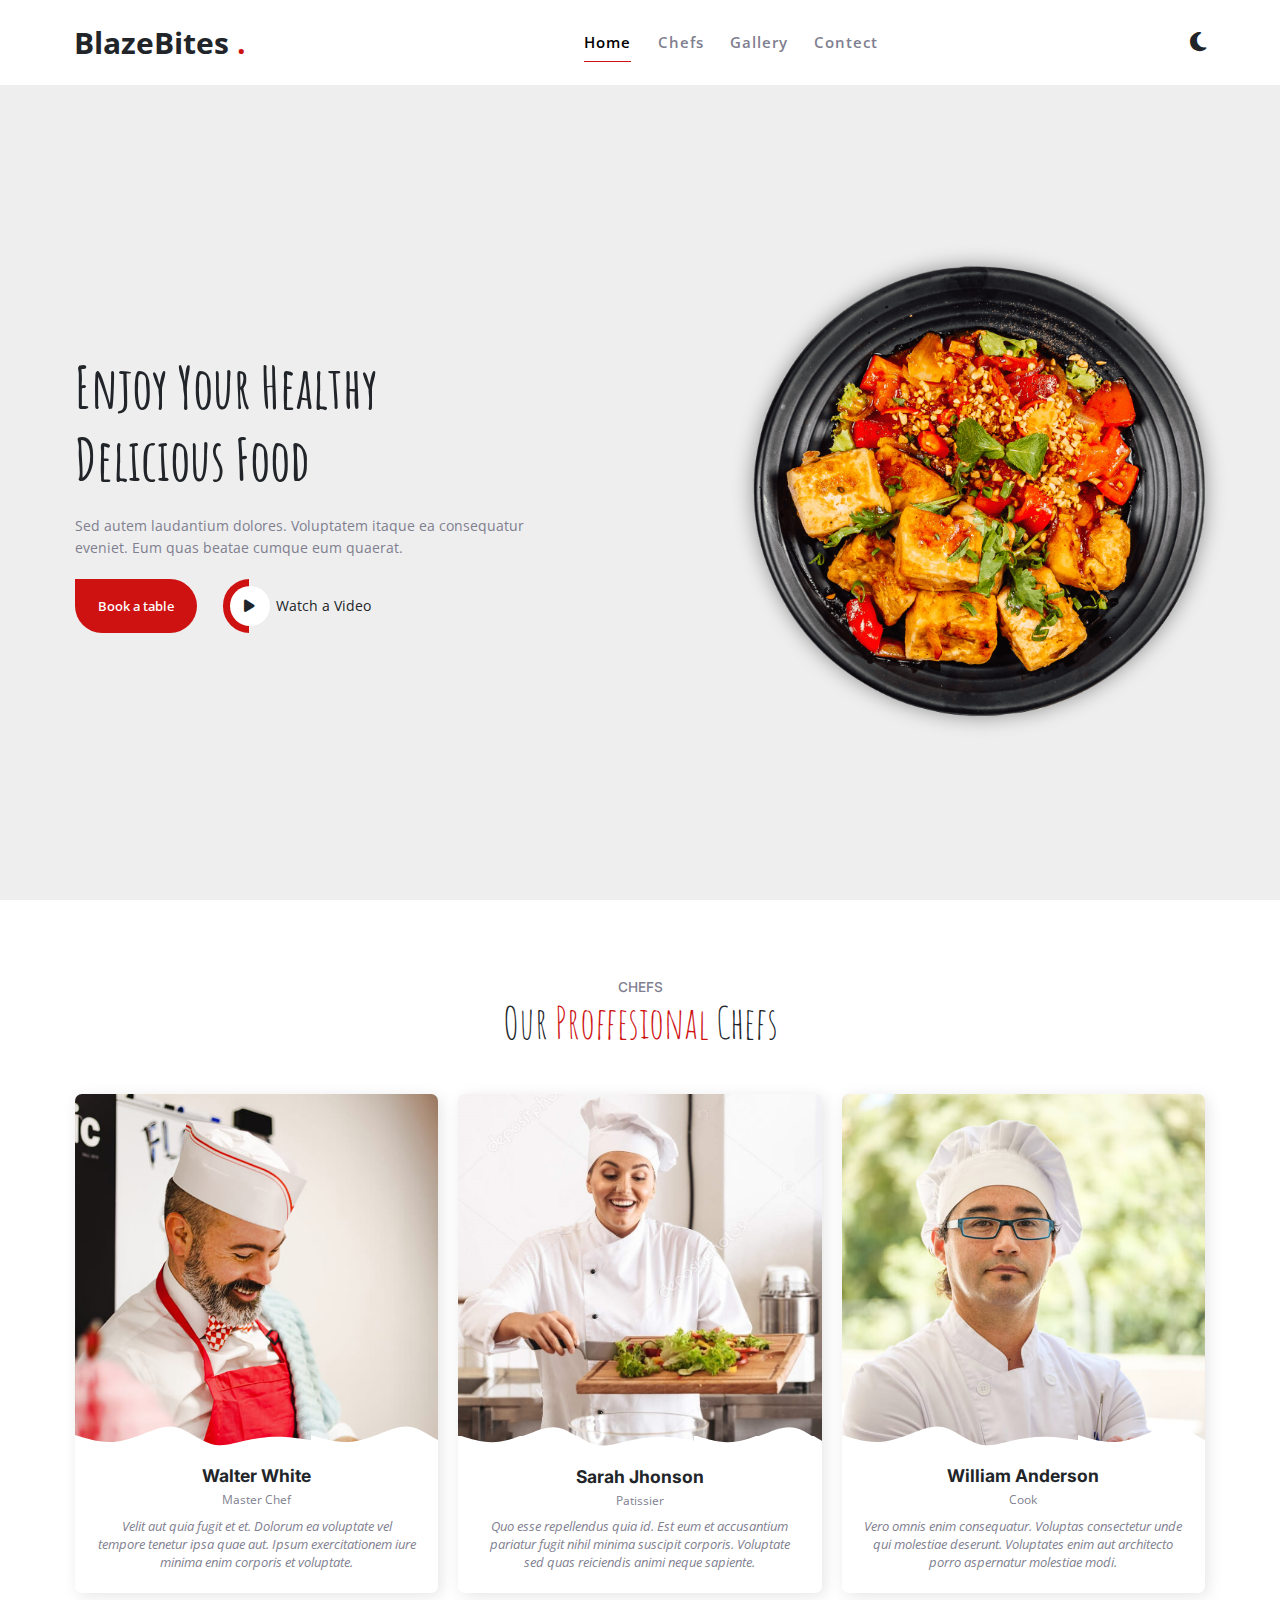
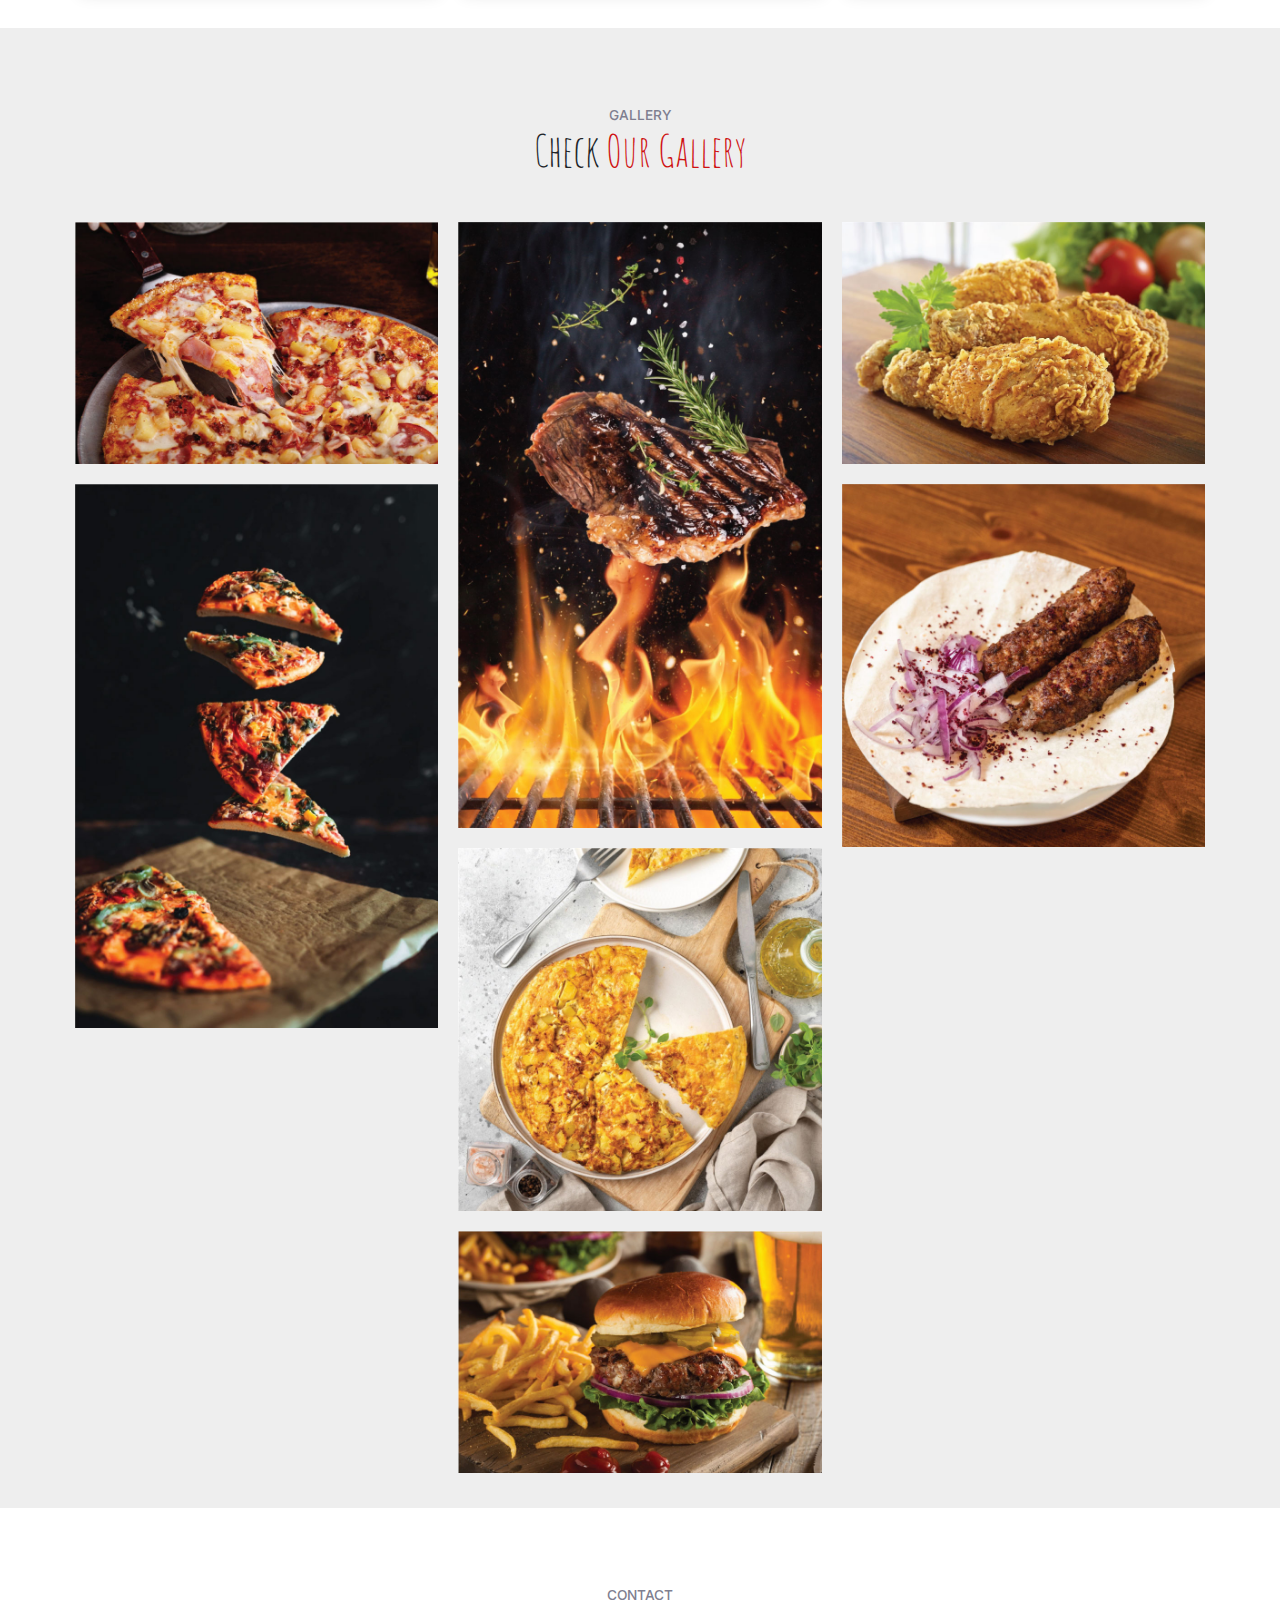
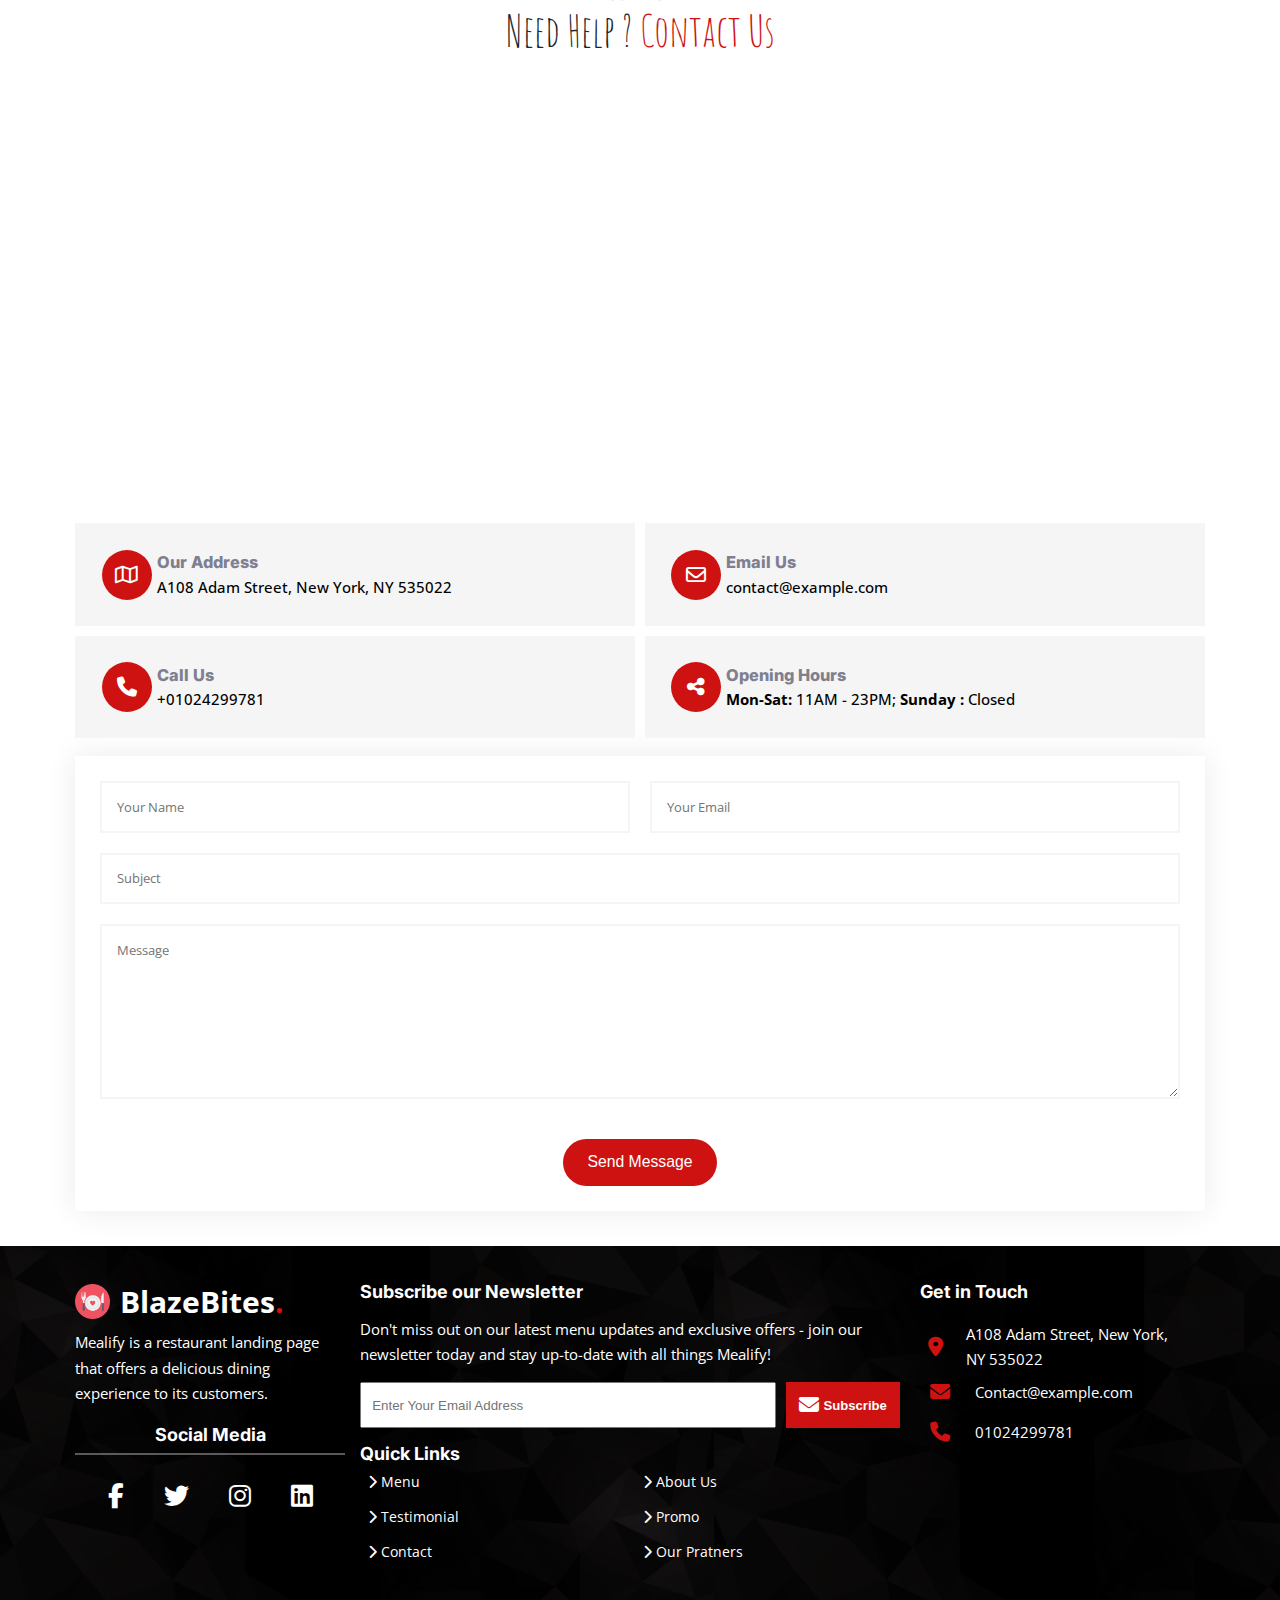
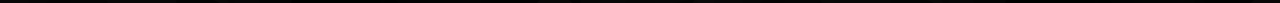
<file: index.html>
<!DOCTYPE html>
<html lang="en">

<head>
  <meta charset="UTF-8">
  <meta name="viewport" content="width=device-width, initial-scale=1.0">
  <title>BlazeBites</title>
  <link rel="shortcut icon" href="images/favicon.png" type="image/x-icon">
  <!-- font-family -->
  <link rel="preconnect" href="https://fonts.googleapis.com">
  <link rel="preconnect" href="https://fonts.gstatic.com" crossorigin>
  <link href="https://fonts.googleapis.com/css2?family=Inter&family=Open+Sans:wght@400;500&display=swap"
    rel="stylesheet">


  <link rel="preconnect" href="https://fonts.googleapis.com">
  <link rel="preconnect" href="https://fonts.gstatic.com" crossorigin>
  <link
    href="https://fonts.googleapis.com/css2?family=Amatic+SC:wght@700&family=Inter&family=Open+Sans:wght@400;500&display=swap"
    rel="stylesheet">


  <link rel="preconnect" href="https://fonts.googleapis.com">
  <link rel="preconnect" href="https://fonts.gstatic.com" crossorigin>
  <link
    href="https://fonts.googleapis.com/css2?family=Amatic+SC:wght@700&family=Inter&family=Open+Sans:wght@400;500&display=swap"
    rel="stylesheet">

  <!-- font awesome -->
  <link rel="stylesheet" href="css/all.min.css">
  <!-- link css   -->
  <link rel="stylesheet" href="css/style.css">

  <!-- dark-mode -->
  <link rel="stylesheet" href="css/darkmode.css">

  <!-- link media  -->
  <link rel="stylesheet" href="css/media.css">


</head>

<body>
  <!-- ========================================= N A V B A R ====================================================  -->
  <nav>
    <div class="container">

      <h1 class="logo">

        <a href="#index.html">
          BlazeBites
        </a>
      </h1>

      <ul class="nav-links" id="navlinks">
        <a href="#index.html"><i class="fa-solid fa-x close-icon"></i></a>
        <li>
          <a href="#home" class="home-link mt">Home</a>
        </li>
        <li>
          <a href="#CHEFS" class="chefs-link">Chefs</a>
        </li>
        <li>
          <a href="#gallery" class="gallery-link">Gallery</a>
        </li>
        <li>
          <a href="#contact" class="contect-link">Contect</a>
        </li>
      </ul>


      <div class="dark-mode">
        <label for="dark-mode">
          <i class="fa-solid fa-gear light"></i>

        </label>
        <label for="dark-mode">
          <i class="fa-solid fa-moon dark"></i>
        </label>



        <input type="checkbox" id="dark-mode" hidden aria-hidden>
      </div>

      <a href="#navlinks" class="menu">

        <i class="fa-solid fa-bars"></i>

      </a>


  </nav>

  <!-- =========================================H E A D E R====================================================  -->




  <header class="home section-bg" id="home">
    <div class="container">
      <div class="header-content">
        <h2>Enjoy Your Healthy</br>
          Delicious Food</h2>
        <p>Sed autem laudantium dolores. Voluptatem itaque ea consequatur eveniet. Eum quas beatae cumque eum quaerat.
        </p>



        <div class="botton-header">


          <a href="#contant" class="btn-main btn">Book a table</a>
          <a href="https://www.youtube.com/" class="video-icon">
            <div class="icon">
              <i class="fa-solid fa-play"></i>
            </div>

            Watch a Video
          </a>


        </div>

      </div>
      <picture>
        <img src="images/images01.png" alt="header-img">
      </picture>






    </div>

  </header>

  <!-- =========================================C H E F S====================================================  -->
  <section id="CHEFS" class="CHEFS">
    <div class="container">
      <div class="main-title">

        <h2>CHEFS</h2>
        <p>Our <span> Proffesional</span> Chefs</p>

      </div>

      <div class="chefs-cards">

        <div class="card">
          <picture>
            <img src="images/chefs/1.jpg" alt="chef Walter White">
          </picture>

          <div class="chefs-content">
            <h3> Walter White</h3>
            <span>Master Chef</span>
            <p>Velit aut quia fugit et et. Dolorum ea voluptate vel tempore tenetur ipsa quae aut. Ipsum exercitationem
              iure minima enim corporis et voluptate.</p>


          </div>


          <div class="social-icon">

            <ul>

              <li>
                <a href="https://www.facebook.com" target="_blank"><i class="fa-brands fa-facebook-f"></i></a>
              </li>

              <li>
                <a href="https://www.twitter.com" target="_blank"><i class="fa-brands fa-twitter"></i></a>
              </li>

              <li>
                <a href="https://www.instagram.com  " target="_blank"><i class="fa-brands fa-instagram"></i></a>
              </li>

              <li>
                <a href="https://www.linkedin.com " target="_blank"><i class="fa-brands fa-linkedin"></i></a>
              </li>
            </ul>



          </div>

        </div>

        <div class="card">
          <picture>
            <img src="images/2.jpg" alt="chef Walter White">
          </picture>

          <div class="chefs-content">
            <h3> Sarah Jhonson</h3>
            <span>Patissier</span>
            <p>Quo esse repellendus quia id. Est eum et accusantium pariatur fugit nihil minima suscipit corporis.
              Voluptate sed quas reiciendis animi neque sapiente.</p>
          </div>
          <div class="social-icon">

            <ul>

              <li>
                <a href="https://www.facebook.com" target="_blank"><i class="fa-brands fa-facebook-f"></i></a>
              </li>

              <li>
                <a href="https://www.twitter.com" target="_blank"><i class="fa-brands fa-twitter"></i></a>
              </li>

              <li>
                <a href="https://www.instagram.com" target="_blank"><i class="fa-brands fa-instagram"></i></a>
              </li>

              <li>
                <a href="https://www.linkedin.com" target="_blank"><i class="fa-brands fa-linkedin"></i></a>
              </li>
            </ul>



          </div>
        </div>
        <div class="card">
          <picture>
            <img src="images/chefs/3.jpg" alt="chef Walter White">
          </picture>

          <div class="chefs-content">
            <h3> William Anderson</h3>
            <span>Cook</span>
            <p>Vero omnis enim consequatur. Voluptas consectetur unde qui molestiae deserunt. Voluptates enim aut
              architecto porro aspernatur molestiae modi.</p>

          </div>
          <div class="social-icon">

            <ul>

              <li>
                <a href="https://www.facebook.com" target="_blank"><i class="fa-brands fa-facebook-f"></i></a>
              </li>

              <li>
                <a href="https://www.twitter.com" target="_blank"><i class="fa-brands fa-twitter"></i></a>
              </li>

              <li>
                <a href="https://www.instagram.com" target="_blank"><i class="fa-brands fa-instagram"></i></a>
              </li>

              <li>
                <a href="https://www.linkedin.com" target="_blank"><i class="fa-brands fa-linkedin"></i></a>
              </li>
            </ul>



          </div>
        </div>


      </div>



    </div>

  </section>


  <!-- ========================================= G A L L E R Y====================================================  -->

  <section id="gallery" class="gallery section-bg">
    <div class="container">
      <div class="main-title">
        <h2>GALLERY</h2>
        <p>Check <span> Our Gallery</span> </p>
      </div>



      <div class="gallery-images">


        <picture class="pizza">
          <img src="images/gallery/images05.jpg" alt="Hawaiian pizza with ham and pineapple">

          <div class="layer">

            <h2>pizza</h2>
            <p>Hawaiian pizza with ham and pineapple</p>

          </div>
        </picture>


        <picture class="Levitation-pizza">
          <img src="images/gallery/images06.jpg" alt="Levitation pizza on black background.">



          <div class="layer">

            <h2>Levitation pizza</h2>
            <p>Levitation pizza on black background.</p>

          </div>
        </picture>


        <picture class="Beef-steaks">
          <img src="images/gallery/images07.jpg" alt="asty beef steaks flying above cast iron grate with fire flames.">

          <div class="layer">

            <h2>Beef steaks</h2>
            <p>asty beef steaks flying above cast iron grate with fire flames.</p>

          </div>
        </picture>


        <picture class="Frittata">
          <img src="images/gallery/images08.jpg" alt="Frittata or potato pie in a ceramic plate">



          <div class="layer">

            <h2>Frittata</h2>
            <p>Frittata or potato pie in a ceramic plate</p>

          </div>
        </picture>


        <picture class="Burger">
          <img src="images/gallery/images09.jpg" alt="grass fed bison hamburger with chips & beer">

          <div class="layer">

            <h2>Burger</h2>
            <p>grass fed bison hamburger with chips & beer</p>

          </div>
        </picture>


        <picture class="Crispy-Fried-Chicken">
          <img src="images/gallery/images10.jpg" alt="Golden brown chicken legs with a crunchy coating and juicy meat">

          <div class="layer">

            <h2>Crispy Fried Chicken</h2>
            <p>Golden brown chicken legs with a crunchy coating and juicy meat</p>

          </div>
        </picture>
        <picture class="Lyulya-keba">
          <img src="images/gallery/images11.jpg"
            alt="Tender and juicy skewers of ground lamb or beef, flavored with aromatic spices and herbs">




          <div class="layer ">

            <h2>Lyulya keba</h2>
            <p>Tender and juicy skewers of ground lamb or beef, flavored with aromatic spices and herbs</p>

          </div>
        </picture>

      </div>

    </div>
  </section>



  <!-- =========================================  C O N T A C T====================================================  -->
  <section id="contact" class="contact">
    <div class="container">
      <div class="main-title">
        <h2>CONTACT</h2>
        <p>Need Help ? <span> Contact Us</span> </p>
      </div>


      <div class="content-contect">



        <iframe
          src="https://www.google.com/maps/embed?pb=!1m14!1m8!1m3!1d24194.89157059023!2d-74.006138!3d40.710059!3m2!1i1024!2i768!4f13.1!3m3!1m2!1s0x89c25a22a3bda30d%3A0xb89d1fe6bc499443!2sDowntown%20Conference%20Center!5e0!3m2!1sen!2sus!4v1701374854659!5m2!1sen!2sus"
          width="100%" height="400" style="border:0;" allowfullscreen="" loading="lazy"
          referrerpolicy="no-referrer-when-downgrade"></iframe>

        <div class="contact-us">


          <div>
            <div class="icon-contact">
              <i class="fa-regular fa-map"></i>
            </div>
            <div class="caption">
              <h3>Our Address</h3>
              <p>A108 Adam Street, New York, NY 535022</p>
            </div>
          </div>


          <div>
            <div class="icon-contact">
              <i class="fa-regular fa-envelope"></i>
            </div>
            <div class="caption">

              <h3>Email Us</h3>
              <a href="mailto:contact@example.com">contact@example.com</a>
            </div>

          </div>





          <div>
            <div class="icon-contact">
              <i class="fa-solid fa-phone"></i>
            </div>
            <div class="caption">

              <h3>Call Us</h3>
              <a href="tel:">+01024299781</a>
            </div>

          </div>




          <div>
            <div class="icon-contact">
              <i class="fa-solid fa-share-nodes"></i>
            </div>
            <div class="caption">

              <h3>Opening Hours</h3>
              <p> <strong> Mon-Sat: </strong> 11AM - 23PM; <strong> Sunday :</strong> Closed</p>
            </div>

          </div>




        </div>

        <form action="">

          <div class="group-input">

            <input type="text" placeholder="Your Name">
            <input type="email" placeholder="Your Email">

          </div>

          <input type="text" placeholder="Subject">

          <textarea placeholder="Message"></textarea>

          <button type="submit" class="btn btn-main">Send Message</button>
        </form>


      </div>


    </div>





  </section>
  <!-- =========================================  F O O T E R====================================================  -->

  <footer>
    <div class="container">



      <div class="left-section">

        <div>
          <img src="images/favicon.png" alt="logo-icon">


          <h2 class="logo">BlazeBites</h2>
        </div>
        <p>Mealify is a restaurant landing page that offers a delicious dining experience to its customers.</p>


        <h3>Social Media</h3>
        <div class="social-links">

          <ul>

            <li>
              <a href="https://www.facebook.com" target="_blank"><i class="fa-brands fa-facebook-f"></i></a>
            </li>

            <li>
              <a href="https://www.twitter.com" target="_blank"><i class="fa-brands fa-twitter"></i></a>
            </li>

            <li>
              <a href="https://www.instagram.com" target="_blank"><i class="fa-brands fa-instagram"></i></a>
            </li>

            <li>
              <a href="https://www.linkedin.com" target="_blank"><i class="fa-brands fa-linkedin"></i></a>
            </li>
          </ul>



        </div>


      </div>



      <div class="middle-section">

        <h3>Subscribe our Newsletter</h3>

        <p>Don't miss out on our latest menu updates and exclusive offers - join our newsletter today and stay
          up-to-date with all things Mealify!</p>

        <div class="inputs-middle">

          <input type="email" placeholder="Enter Your Email Address">

          <button type="submit" class="btn btn-main"> <i class="fa-solid fa-envelope me"></i> Subscribe</button>
        </div>

        <div class="quick-Links">
          <h3>Quick Links</h3>
          <ul>
            <li>
              <a href="#">Menu</a>
            </li>
            <li>
              <a href="#">About Us</a>
            </li>
            <li>
              <a href="#">Testimonial</a>
            </li>
            <li>
              <a href="#">Promo</a>
            </li>
            <li>
              <a href="#">Contact</a>
            </li>
            <li>
              <a href="#">Our Pratners</a>
            </li>
          </ul>


        </div>


      </div>

      <div class="right-section">

        <h3>Get in Touch</h3>

        <ul>
          <li>
            <i class="fa-solid fa-location-dot"></i>
            <p>A108 Adam Street, New York, NY 535022</p>
          </li>

          <li>
            <i class="fa-solid fa-envelope"></i>
            <a href="mailto:Contact@example.com">Contact@example.com</a>
          </li>



          <li>
            <i class="fa-solid fa-phone"></i>
            <a href="tel:01024299781">01024299781</a>
          </li>
        </ul>

      </div>



    </div>


  </footer>



</body>

</html>
</file>
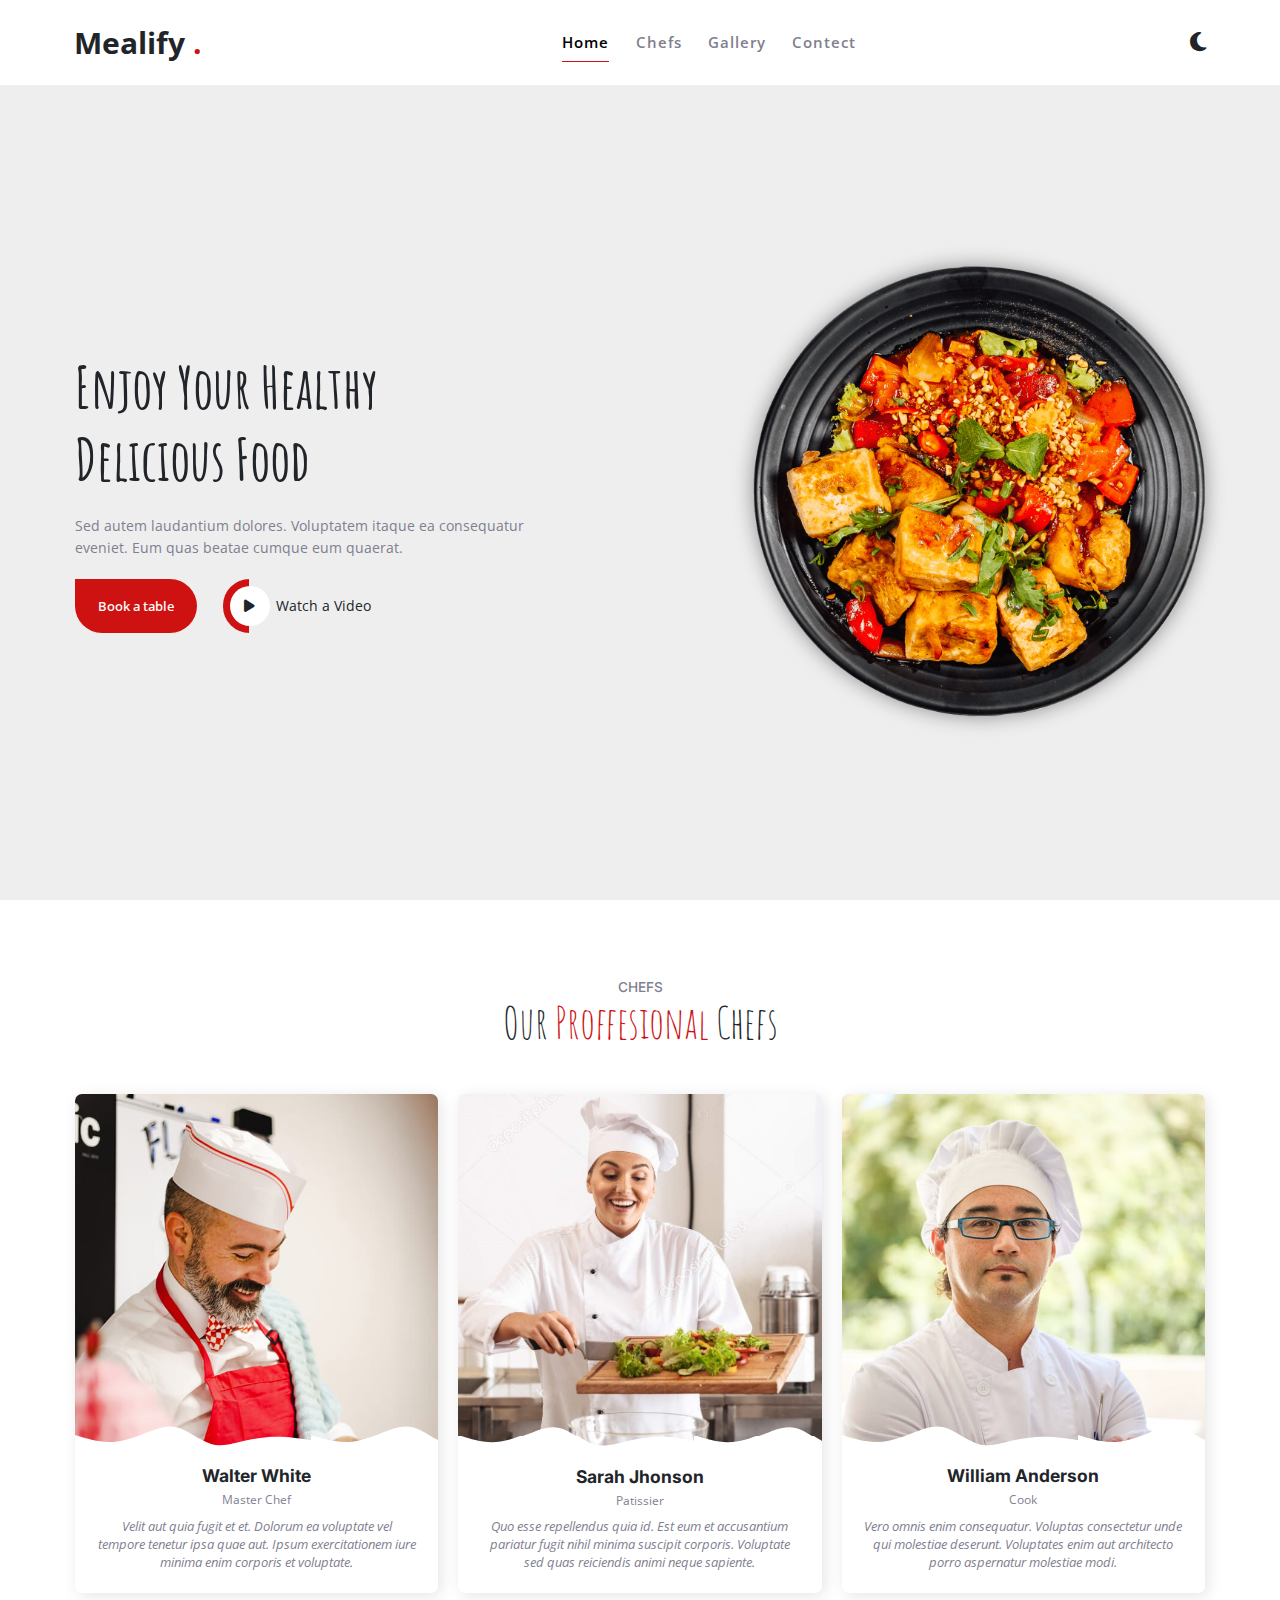
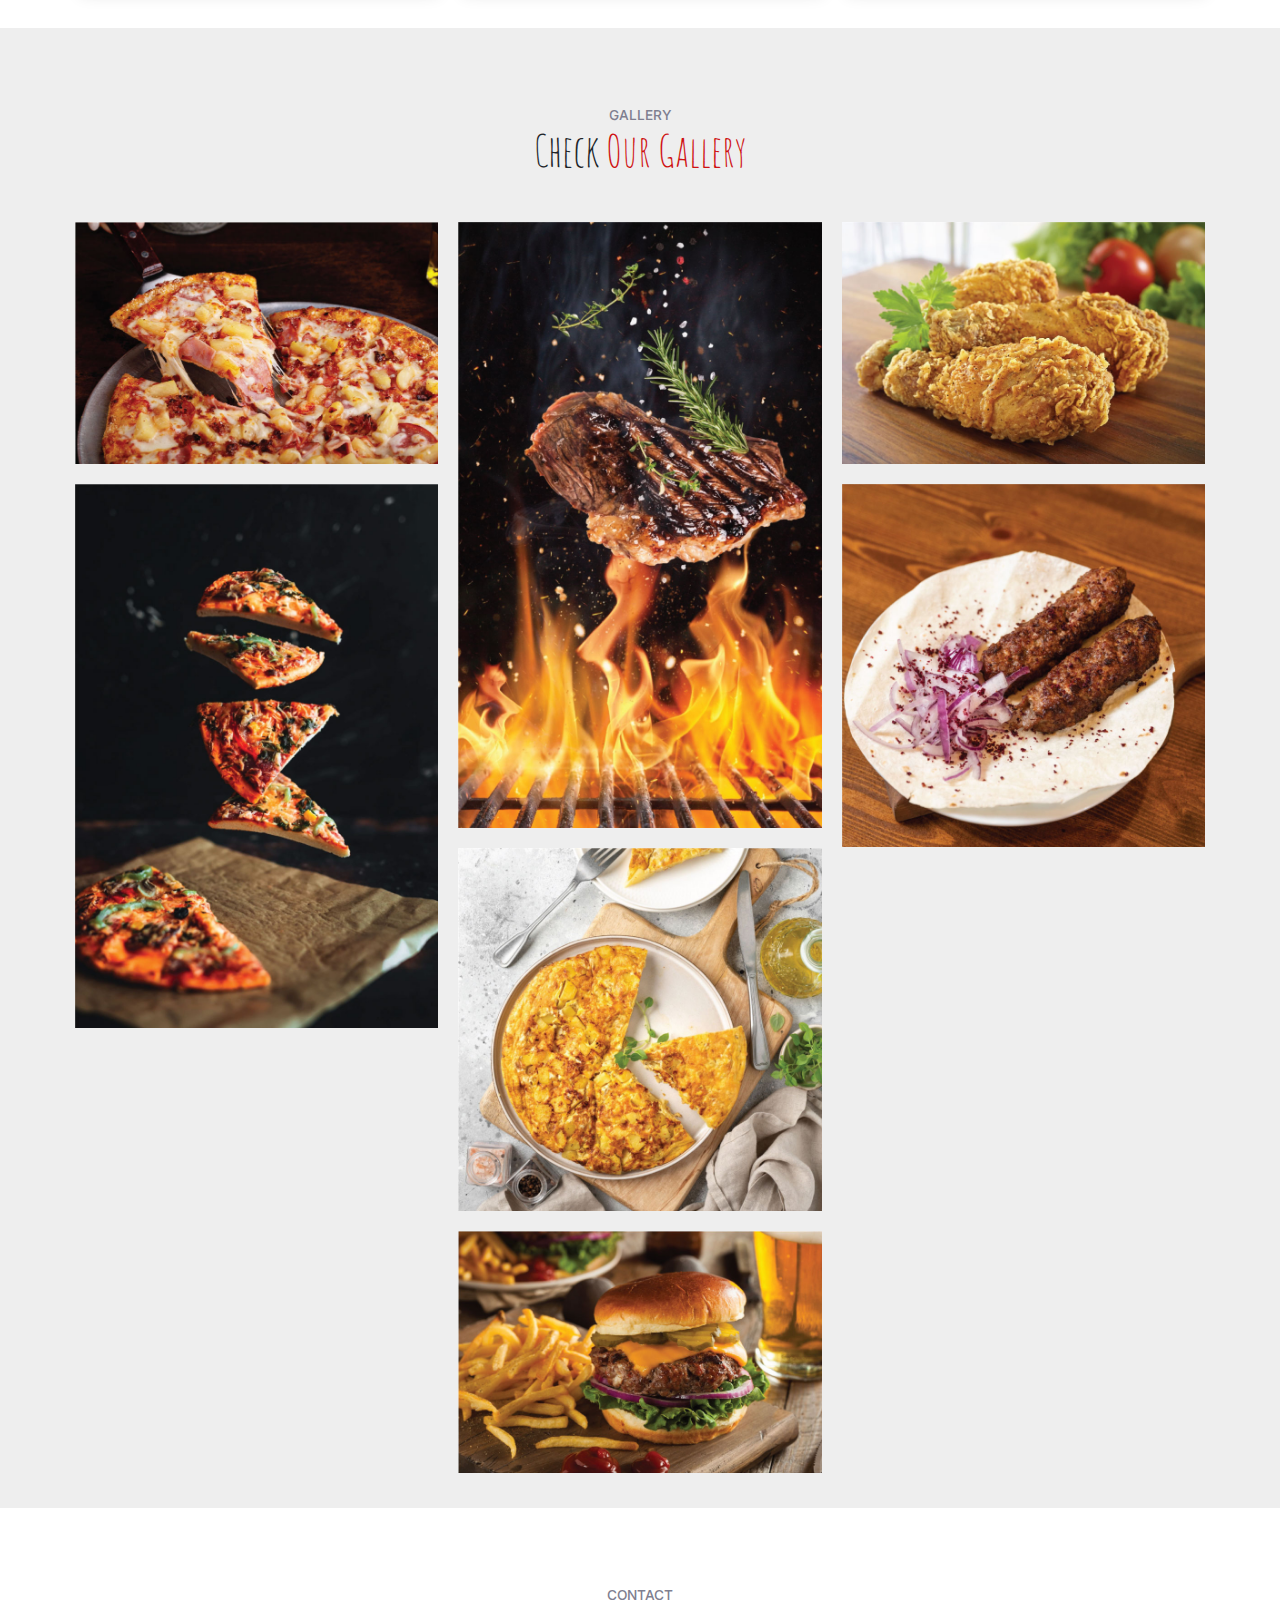
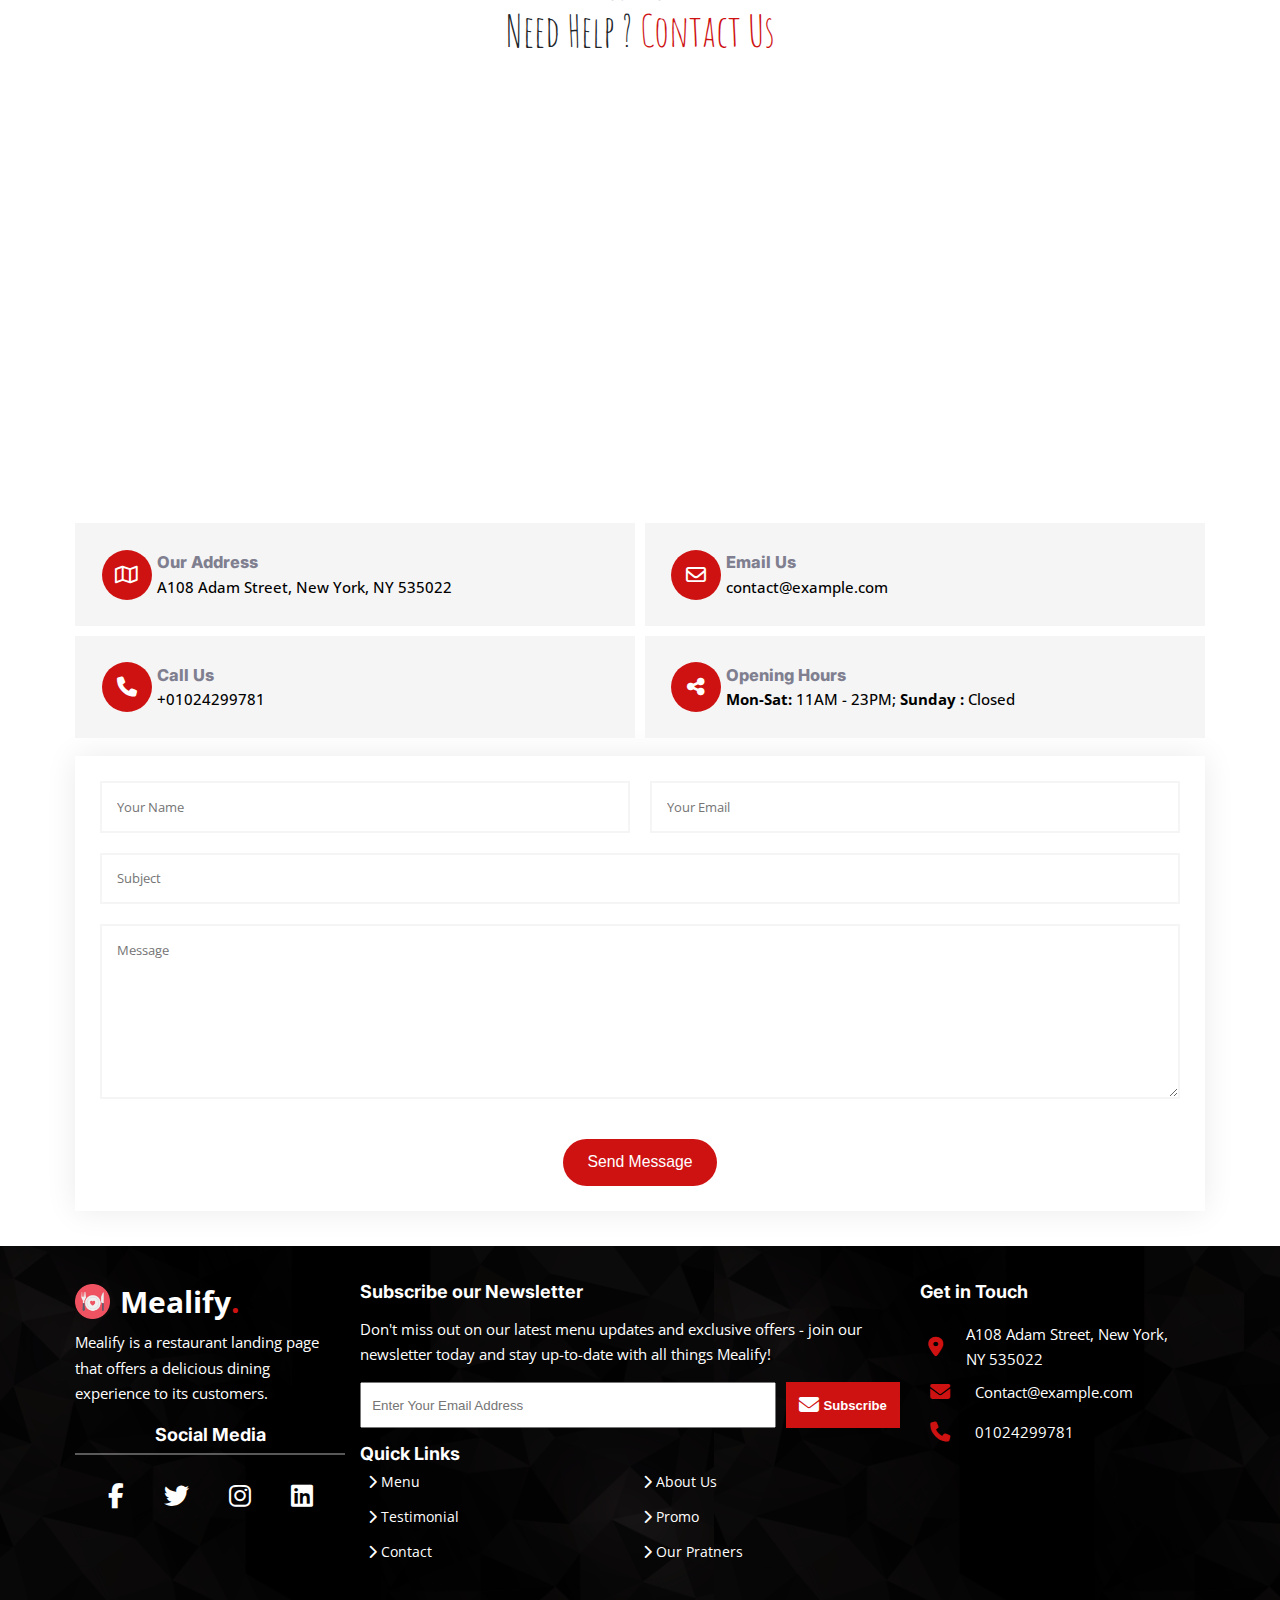
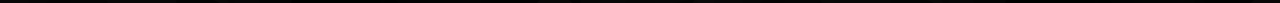
<file: Mealify-main/index.html>
<!DOCTYPE html>
<html lang="en">

<head>
  <meta charset="UTF-8">
  <meta name="viewport" content="width=device-width, initial-scale=1.0">
  <title>Mealify</title>
  <link rel="shortcut icon" href="images/favicon.png" type="image/x-icon">
  <!-- font-family -->
  <link rel="preconnect" href="https://fonts.googleapis.com">
  <link rel="preconnect" href="https://fonts.gstatic.com" crossorigin>
  <link href="https://fonts.googleapis.com/css2?family=Inter&family=Open+Sans:wght@400;500&display=swap"
    rel="stylesheet">


  <link rel="preconnect" href="https://fonts.googleapis.com">
  <link rel="preconnect" href="https://fonts.gstatic.com" crossorigin>
  <link
    href="https://fonts.googleapis.com/css2?family=Amatic+SC:wght@700&family=Inter&family=Open+Sans:wght@400;500&display=swap"
    rel="stylesheet">


  <link rel="preconnect" href="https://fonts.googleapis.com">
  <link rel="preconnect" href="https://fonts.gstatic.com" crossorigin>
  <link
    href="https://fonts.googleapis.com/css2?family=Amatic+SC:wght@700&family=Inter&family=Open+Sans:wght@400;500&display=swap"
    rel="stylesheet">

  <!-- font awesome -->
  <link rel="stylesheet" href="css/all.min.css">
  <!-- link css   -->
  <link rel="stylesheet" href="css/style.css">

  <!-- dark-mode -->
  <link rel="stylesheet" href="css/darkmode.css">

  <!-- link media  -->
  <link rel="stylesheet" href="css/media.css">


</head>

<body>
  <!-- ========================================= N A V B A R ====================================================  -->
  <nav>
    <div class="container">

      <h1 class="logo">

        <a href="#index.html">
          Mealify
        </a>
      </h1>

      <ul class="nav-links" id="navlinks">
        <a href="#index.html"><i class="fa-solid fa-x close-icon"></i></a>
        <li>
          <a href="#home" class="home-link mt">Home</a>
        </li>
        <li>
          <a href="#CHEFS" class="chefs-link">Chefs</a>
        </li>
        <li>
          <a href="#gallery" class="gallery-link">Gallery</a>
        </li>
        <li>
          <a href="#contact" class="contect-link">Contect</a>
        </li>
      </ul>


      <div class="dark-mode">
        <label for="dark-mode">
          <i class="fa-solid fa-gear light"></i>

        </label>
        <label for="dark-mode">
          <i class="fa-solid fa-moon dark"></i>
        </label>



        <input type="checkbox" id="dark-mode" hidden aria-hidden>
      </div>

      <a href="#navlinks" class="menu">

        <i class="fa-solid fa-bars"></i>

      </a>


  </nav>

  <!-- =========================================H E A D E R====================================================  -->




  <header class="home section-bg" id="home">
    <div class="container">
      <div class="header-content">
        <h2>Enjoy Your Healthy</br>
          Delicious Food</h2>
        <p>Sed autem laudantium dolores. Voluptatem itaque ea consequatur eveniet. Eum quas beatae cumque eum quaerat.
        </p>



        <div class="botton-header">


          <a href="#contant" class="btn-main btn">Book a table</a>
          <a href="https://www.youtube.com/" class="video-icon">
            <div class="icon">
              <i class="fa-solid fa-play"></i>
            </div>

            Watch a Video
          </a>


        </div>

      </div>
      <picture>
        <img src="images/images01.png" alt="header-img">
      </picture>






    </div>

  </header>

  <!-- =========================================C H E F S====================================================  -->
  <section id="CHEFS" class="CHEFS">
    <div class="container">
      <div class="main-title">

        <h2>CHEFS</h2>
        <p>Our <span> Proffesional</span> Chefs</p>

      </div>

      <div class="chefs-cards">

        <div class="card">
          <picture>
            <img src="images/chefs/1.jpg" alt="chef Walter White">
          </picture>

          <div class="chefs-content">
            <h3> Walter White</h3>
            <span>Master Chef</span>
            <p>Velit aut quia fugit et et. Dolorum ea voluptate vel tempore tenetur ipsa quae aut. Ipsum exercitationem
              iure minima enim corporis et voluptate.</p>


          </div>


          <div class="social-icon">

            <ul>

              <li>
                <a href="https://www.facebook.com" target="_blank"><i class="fa-brands fa-facebook-f"></i></a>
              </li>

              <li>
                <a href="https://www.twitter.com" target="_blank"><i class="fa-brands fa-twitter"></i></a>
              </li>

              <li>
                <a href="https://www.instagram.com  " target="_blank"><i class="fa-brands fa-instagram"></i></a>
              </li>

              <li>
                <a href="https://www.linkedin.com " target="_blank"><i class="fa-brands fa-linkedin"></i></a>
              </li>
            </ul>



          </div>

        </div>

        <div class="card">
          <picture>
            <img src="images/2.jpg" alt="chef Walter White">
          </picture>

          <div class="chefs-content">
            <h3> Sarah Jhonson</h3>
            <span>Patissier</span>
            <p>Quo esse repellendus quia id. Est eum et accusantium pariatur fugit nihil minima suscipit corporis.
              Voluptate sed quas reiciendis animi neque sapiente.</p>
          </div>
          <div class="social-icon">

            <ul>

              <li>
                <a href="https://www.facebook.com" target="_blank"><i class="fa-brands fa-facebook-f"></i></a>
              </li>

              <li>
                <a href="https://www.twitter.com" target="_blank"><i class="fa-brands fa-twitter"></i></a>
              </li>

              <li>
                <a href="https://www.instagram.com" target="_blank"><i class="fa-brands fa-instagram"></i></a>
              </li>

              <li>
                <a href="https://www.linkedin.com" target="_blank"><i class="fa-brands fa-linkedin"></i></a>
              </li>
            </ul>



          </div>
        </div>
        <div class="card">
          <picture>
            <img src="images/chefs/3.jpg" alt="chef Walter White">
          </picture>

          <div class="chefs-content">
            <h3> William Anderson</h3>
            <span>Cook</span>
            <p>Vero omnis enim consequatur. Voluptas consectetur unde qui molestiae deserunt. Voluptates enim aut
              architecto porro aspernatur molestiae modi.</p>

          </div>
          <div class="social-icon">

            <ul>

              <li>
                <a href="https://www.facebook.com" target="_blank"><i class="fa-brands fa-facebook-f"></i></a>
              </li>

              <li>
                <a href="https://www.twitter.com" target="_blank"><i class="fa-brands fa-twitter"></i></a>
              </li>

              <li>
                <a href="https://www.instagram.com" target="_blank"><i class="fa-brands fa-instagram"></i></a>
              </li>

              <li>
                <a href="https://www.linkedin.com" target="_blank"><i class="fa-brands fa-linkedin"></i></a>
              </li>
            </ul>



          </div>
        </div>


      </div>



    </div>

  </section>


  <!-- ========================================= G A L L E R Y====================================================  -->

  <section id="gallery" class="gallery section-bg">
    <div class="container">
      <div class="main-title">
        <h2>GALLERY</h2>
        <p>Check <span> Our Gallery</span> </p>
      </div>



      <div class="gallery-images">


        <picture class="pizza">
          <img src="images/gallery/images05.jpg" alt="Hawaiian pizza with ham and pineapple">

          <div class="layer">

            <h2>pizza</h2>
            <p>Hawaiian pizza with ham and pineapple</p>

          </div>
        </picture>


        <picture class="Levitation-pizza">
          <img src="images/gallery/images06.jpg" alt="Levitation pizza on black background.">



          <div class="layer">

            <h2>Levitation pizza</h2>
            <p>Levitation pizza on black background.</p>

          </div>
        </picture>


        <picture class="Beef-steaks">
          <img src="images/gallery/images07.jpg" alt="asty beef steaks flying above cast iron grate with fire flames.">

          <div class="layer">

            <h2>Beef steaks</h2>
            <p>asty beef steaks flying above cast iron grate with fire flames.</p>

          </div>
        </picture>


        <picture class="Frittata">
          <img src="images/gallery/images08.jpg" alt="Frittata or potato pie in a ceramic plate">



          <div class="layer">

            <h2>Frittata</h2>
            <p>Frittata or potato pie in a ceramic plate</p>

          </div>
        </picture>


        <picture class="Burger">
          <img src="images/gallery/images09.jpg" alt="grass fed bison hamburger with chips & beer">

          <div class="layer">

            <h2>Burger</h2>
            <p>grass fed bison hamburger with chips & beer</p>

          </div>
        </picture>


        <picture class="Crispy-Fried-Chicken">
          <img src="images/gallery/images10.jpg" alt="Golden brown chicken legs with a crunchy coating and juicy meat">

          <div class="layer">

            <h2>Crispy Fried Chicken</h2>
            <p>Golden brown chicken legs with a crunchy coating and juicy meat</p>

          </div>
        </picture>
        <picture class="Lyulya-keba">
          <img src="images/gallery/images11.jpg"
            alt="Tender and juicy skewers of ground lamb or beef, flavored with aromatic spices and herbs">




          <div class="layer ">

            <h2>Lyulya keba</h2>
            <p>Tender and juicy skewers of ground lamb or beef, flavored with aromatic spices and herbs</p>

          </div>
        </picture>

      </div>

    </div>
  </section>



  <!-- =========================================  C O N T A C T====================================================  -->
  <section id="contact" class="contact">
    <div class="container">
      <div class="main-title">
        <h2>CONTACT</h2>
        <p>Need Help ? <span> Contact Us</span> </p>
      </div>


      <div class="content-contect">



        <iframe
          src="https://www.google.com/maps/embed?pb=!1m14!1m8!1m3!1d24194.89157059023!2d-74.006138!3d40.710059!3m2!1i1024!2i768!4f13.1!3m3!1m2!1s0x89c25a22a3bda30d%3A0xb89d1fe6bc499443!2sDowntown%20Conference%20Center!5e0!3m2!1sen!2sus!4v1701374854659!5m2!1sen!2sus"
          width="100%" height="400" style="border:0;" allowfullscreen="" loading="lazy"
          referrerpolicy="no-referrer-when-downgrade"></iframe>

        <div class="contact-us">


          <div>
            <div class="icon-contact">
              <i class="fa-regular fa-map"></i>
            </div>
            <div class="caption">
              <h3>Our Address</h3>
              <p>A108 Adam Street, New York, NY 535022</p>
            </div>
          </div>


          <div>
            <div class="icon-contact">
              <i class="fa-regular fa-envelope"></i>
            </div>
            <div class="caption">

              <h3>Email Us</h3>
              <a href="mailto:contact@example.com">contact@example.com</a>
            </div>

          </div>





          <div>
            <div class="icon-contact">
              <i class="fa-solid fa-phone"></i>
            </div>
            <div class="caption">

              <h3>Call Us</h3>
              <a href="tel:">+01024299781</a>
            </div>

          </div>




          <div>
            <div class="icon-contact">
              <i class="fa-solid fa-share-nodes"></i>
            </div>
            <div class="caption">

              <h3>Opening Hours</h3>
              <p> <strong> Mon-Sat: </strong> 11AM - 23PM; <strong> Sunday :</strong> Closed</p>
            </div>

          </div>




        </div>

        <form action="">

          <div class="group-input">

            <input type="text" placeholder="Your Name">
            <input type="email" placeholder="Your Email">

          </div>

          <input type="text" placeholder="Subject">

          <textarea placeholder="Message"></textarea>

          <button type="submit" class="btn btn-main">Send Message</button>
        </form>


      </div>


    </div>





  </section>
  <!-- =========================================  F O O T E R====================================================  -->

  <footer>
    <div class="container">



      <div class="left-section">

        <div>
          <img src="images/favicon.png" alt="logo-icon">


          <h2 class="logo">Mealify</h2>
        </div>
        <p>Mealify is a restaurant landing page that offers a delicious dining experience to its customers.</p>


        <h3>Social Media</h3>
        <div class="social-links">

          <ul>

            <li>
              <a href="https://www.facebook.com" target="_blank"><i class="fa-brands fa-facebook-f"></i></a>
            </li>

            <li>
              <a href="https://www.twitter.com" target="_blank"><i class="fa-brands fa-twitter"></i></a>
            </li>

            <li>
              <a href="https://www.instagram.com" target="_blank"><i class="fa-brands fa-instagram"></i></a>
            </li>

            <li>
              <a href="https://www.linkedin.com" target="_blank"><i class="fa-brands fa-linkedin"></i></a>
            </li>
          </ul>



        </div>


      </div>



      <div class="middle-section">

        <h3>Subscribe our Newsletter</h3>

        <p>Don't miss out on our latest menu updates and exclusive offers - join our newsletter today and stay
          up-to-date with all things Mealify!</p>

        <div class="inputs-middle">

          <input type="email" placeholder="Enter Your Email Address">

          <button type="submit" class="btn btn-main"> <i class="fa-solid fa-envelope me"></i> Subscribe</button>
        </div>

        <div class="quick-Links">
          <h3>Quick Links</h3>
          <ul>
            <li>
              <a href="#">Menu</a>
            </li>
            <li>
              <a href="#">About Us</a>
            </li>
            <li>
              <a href="#">Testimonial</a>
            </li>
            <li>
              <a href="#">Promo</a>
            </li>
            <li>
              <a href="#">Contact</a>
            </li>
            <li>
              <a href="#">Our Pratners</a>
            </li>
          </ul>


        </div>


      </div>

      <div class="right-section">

        <h3>Get in Touch</h3>

        <ul>
          <li>
            <i class="fa-solid fa-location-dot"></i>
            <p>A108 Adam Street, New York, NY 535022</p>
          </li>

          <li>
            <i class="fa-solid fa-envelope"></i>
            <a href="mailto:Contact@example.com">Contact@example.com</a>
          </li>



          <li>
            <i class="fa-solid fa-phone"></i>
            <a href="tel:01024299781">01024299781</a>
          </li>
        </ul>

      </div>



    </div>


  </footer>



</body>

</html>
</file>
<file: css/style.css>
/* S T A R T  G L O B A L */
    :root {

        /* colors */
        --primary-hue: 0;
        --primary-saturation: 84%;
        --primary-lightness: 44%;

        --color-primary: hsl(var(--primary-hue),
                var(--primary-saturation),
                var(--primary-lightness));


        --color-light: #fff;
        --color-secondery: #37373f;
        --color-primary: #CE1212;
        --color-hover: #E61414;
        --color-third: #7f7f90;
        --color-default: #212529;
        --color-active: #000;
        --color-gray: #EEEEEE;
        --bg-nav: #fff;
        --color-contact: #F5F5F5;


        /* font familay */

        --font-default: "Open Sans", system-ui, -apple-system, "Segoe UI", Roboto, "Helvetica Neue", Arial,
            "Noto Sans", "Liberation Sans", sans-serif, "Apple Color Emoji", "Segoe UI Emoji", "Segoe UI Symbol", "Noto Color Emoji";

        --font-primary:
            'Amatic SC', sans-serif;

        --font-secondary: 'Inter', sans-serif;
        /* Animation */

        --animation-duration: 400ms;


    }

    *,
    * ::after,
    *::before {

        padding: 0;
        margin: 0;
        box-sizing: border-box;
    }

    html {

        scroll-behavior: smooth;
    }

    body {
        font-family: var(--font-default);
        color: var(--color-default)
    }

    a,
    span {

        display: inline-block;
    }

    a {

        text-decoration: none;
        color: inherit;
    }

    ul {

        list-style-type: none;
    }

    img {


        display: block;
    }

    h1,
    h2,
    h3,
    h4,
    h5,
    h6 {

        font-family: var(--font-secondary);
    }

    /*==================================       E N D         G L O B L E   ============================= */

    /* ======================================Reapeated================================================= */
    .section-bg {

        background-color: var(--color-gray);
    }


    .btn {
        --background-color: transparent;
        --color: var(--color-light);
        --padding: 0.3125rem 0.75rem;
        --border-width: 0.125rem;
        --border-color: transparent;
        --border-radius: 1rem;
        --hover-bg-color: transparent;
        --hover-color: transparent;
        --font-size: 1rem;
        padding: var(--padding);
        border: var(--border-width) solid var(--border-color);
        border-radius: var(--border-radius);
        background-color: var(--background-color);
        color: var(--color);
        font-size: var(--font-size);
        cursor: pointer;
        transition: background-color var(--animation-duration), color var(--animation-duration);
    }

    .botton-header .btn-main:hover {

        background-color: var(--hover-bg-color);
        color: var(--hover-color);

    }

    .main-title {

        text-align: center;
        margin-block: 3.125rem;
    }

    .main-title h2 {
        color: var(--color-third);
        font-weight: 500;
        font-size: 0.975rem;
        text-transform: uppercase
    }

    .main-title p {
        font-family: var(--font-primary);
        font-size: 3.125rem;

    }

    .main-title span {
        color: var(--color-primary);


    }

    /* ==================================== conainer====================================== */

    .container {

        --padding: 2.5rem .375rem;
        --margin-top: 0;
        --margin-bottom: 0;
        padding: var(--padding);
        margin-top: var(--margin-top);
        margin-bottom: var(--margin-bottom);
        margin-inline: auto;
        width: 100%;

    }


    /* =============================================S T A R T     N A V B A R ===================================================  */
    nav {

        background-color: var(--bg-nav);
        position: fixed;
        width: 100%;
        left: 0;
        right: 0;
        z-index: 90;

    }

    nav .container {
        --padding: 1.5625rem 0.3125rem;
        display: flex;
        align-items: center;
        justify-content: space-between;
        flex-wrap: wrap;

    }

    nav ul {

        display: flex;
        gap: 1.875rem;
        transition: all var(--animation-duration);
    }

    nav ul li a {

        font-weight: 600;
        font-size: 1.0625rem;
        color: var(--color-third);
        letter-spacing: 1px;
        align-items: center;
        position: relative;
        transition: all var(--animation-duration);
    }

    nav ul li a::before {

        content: "";
        position: absolute;
        background-color: var(--color-primary);
        width: 0%;
        height: .125rem;
        bottom: -10px;
        left: 0;
        transition: all var(--animation-duration);


    }

    nav ul li a:hover::before {

        width: 100%;
    }

    nav ul li a:hover {
        color: var(--color-active);
    }

    .logo {


        font-size: 30px;
        font-family: var(--font-default);
        position: relative;

    }

    .logo::after {


        content: ".";
        color: var(--color-primary);
    }


    body:not(:has(:target)) .home-link,
    body:has(.home:target) .home-link,
    body:has(.chefs:target) .chefs-link,
    body:has(.gallery:target) .gallery-link,
    body:has(.contect:target) .contect-link {

        color: var(--color-active);
    }

    body:not(:has(:target)) .home-link::before,
    body:has(.home:target) .home-link::before,
    body:has(.chefs:target) .chefs-link::before,
    body:has(.gallery:target) .gallery-link::before,
    body:has(.contect:target) .contect-link::before {

        width: 100%;
    }


    .menu {

        font-size: 1.625rem;
        display: none;
    }


    body:has(.nav-links:target) nav ul {

        transform: translateX(0%);

    }

    body:has(.nav-links:target) nav {

        height: 100vh;
        background-color: #fff9;

    }


    .close-icon {
        display: none;

        z-index: 9999;
    }

    /* dark mode */



    .dark-mode i {

        font-size: 1.5625rem;
        cursor: pointer;
    }



    .dark-mode .light {

        display: none;
    }




    body:has(.dark-mode input:checked) .dark-mode .light {


        display: block;
    }


    body:has(.dark-mode input:checked) .dark-mode .dark {


        display: none;
    }












    /* =============================================S T A R T     H E A D E R===================================================  */
    header .container {
        display: flex;
        flex-wrap: wrap;
        justify-content: space-between;
        align-items: center;
        margin-top: 5.9375rem;


    }


    header {

        display: flex;
        justify-content: center;
        align-items: center;
    }

    header .container>* {

        width: 40%;
    }


    header picture img {
        width: 100%;
        filter: drop-shadow(0 0 10px #0006);
    }


    header picture img:hover {
        animation: vibration 1s infinite;

    }

    @keyframes vibration {
        0% {
            transform: translateX(0)
        }

        10% {
            transform: translateX(-5px)
        }

        20% {
            transform: translateX(5px)
        }

        30% {
            transform: translateX(0px)
        }

        40% {
            transform: translateX(-5px)
        }

        50% {
            transform: translateX(5px)
        }

        60% {
            transform: translateX(0px)
        }

        70% {
            transform: translateX(-5px)
        }

        80% {
            transform: translateX(5px)
        }

        90% {
            transform: translateX(0px)
        }

        100% {
            transform: translateX(5px)
        }



    }






    header .header-content h2 {

        font-family: var(--font-primary);
        font-size: 4.0625rem;

    }

    header .header-content p {

        margin-block: 20px;
        line-height: 1.6;
        font-size: 1rem;
        color: var(--color-third);
    }



    header .botton-header {

        display: flex;
        flex-wrap: wrap;
        align-content: center;
        gap: 1.875rem;
    }


    .btn-main {
        --padding: 0.625rem 1.5625rem;
        --color: var(--color-light);
        --background-color: var(--color-primary);
        --border-radius: 0px 100vh 100vh;
        --font-size: 0.9375rem;

        display: flex;
        align-items: center;
        --background-color: var(--color-primary);
        --hover-bg-color: hsl(var(--primary-hue), var(--primary-saturation), calc(var(--primary-lightness) + 10%));
        --hover-color: var(--color-light);
        font-weight: 550;
    }

    .video-icon {

        display: flex;
        align-items: center;
        justify-content: center;
        transition: var(--animation-duration);
    }

    .video-icon:hover {

        color: var(--color-primary);

    }


    .video-icon .icon {

        width: 3.8rem;
        height: 3.8rem;
        background-image: linear-gradient(to right, var(--color-primary) 0% 50%, transparent 50% 100%);
        border-radius: 50%;
        display: flex;
        justify-content: center;
        align-items: center;
        position: relative;



    }

    .video-icon .icon::before {
        content: "";
        position: absolute;
        background-color: var(--bg-nav);
        border-radius: 50%;
        width: 40px;
        height: 40px;


    }

    .video-icon .icon i {

        z-index: 2;
    }

    /* =============================================S T A R T     C H E F S===================================================  */
    .chefs-cards {
        display: flex;
        flex-wrap: wrap;
        --gap: 20px;
        gap: var(--gap);
    }

    .chefs-cards .card {

        width: calc(calc(100% - var(--gap)*2)/ 3);
        background-color: var(--color-light);
        text-align: center;
        border-radius: 0.5rem;
        overflow: hidden;
        /* position: relative;
    transition: scale var(--animation-duration); */
        box-shadow: 3px 3px 15px 0px rgba(0, 0, 0, 0.1);
    }




    .chefs-cards .card img {

        width: 100%;
    }



    .card picture {

        position: relative;
        width: 100%;
    }

    .card picture::before {


        content: "";
        width: 200%;
        height: 3.75rem;
        position: absolute;
        bottom: -0.3125rem;

        right: 0;
        background-image: url(../images/team-shape.svg);
        background-repeat: repeat-x;
    }


    .chefs-cards .card h3 {
        font-size: 1.25rem;
        font-weight: bold;

    }

    .chefs-cards .card p {
        font-size: 0.9375rem;
        font-style: italic;
        color: var(--color-third);

    }

    .chefs-cards .card span {
        font-size: 0.875rem;
        color: var(--color-third);
        margin-block: 0.3125rem 0.625rem;
    }

    .chefs-content {

        padding: 1.5625rem;
        padding-top: 0.625rem;
    }

    .chefs-cards .card {

        position: relative;
        transition: all var(--animation-duration);
    }

    .social-icon {

        position: absolute;
        background-color: #ffffff4d;


        top: 60px;
        z-index: 555;
        border-radius: 5px;
        right: 10px;

        transform: translateX(180%);

        transition: all var(--animation-duration);


    }

    .social-icon ul i {
        color: #37373f66;
        ;
        font-size: 20px;
        padding-block: 15px;
        padding-inline: 15px;
        transition: color var(--animation-duration);
    }

    .social-icon ul i:hover {

        color: #000;
    }

    .chefs-cards .card:hover .social-icon {
        transition: all var(--animation-duration) var(--animation-duration);

        transform: translateX(0%)
    }

    .chefs-cards .card:hover {

        scale: 1.07;
    }

    /* =============================================S T A R T      G A L L A R Y===================================================  */


    .gallery-images {
        --gap: 20px;
        display: flex;
        flex-wrap: wrap;
        flex-direction: column;
        gap: var(--gap);
        max-height: 1300px;  
        overflow-y: auto;
    }
    
    @media (max-width: 768px) {
        .gallery-images {
            max-height: 900px;  
        }
    }
    
    @media (max-width: 480px) {
        .gallery-images {
            max-height: 600px;  
        }
    }

    .gallery-images picture {

        width: calc(calc(100% - var(--gap)*2)/3);


    }

    .gallery-images picture img {

        width: 100%;
    }


    .gallery-images picture {

        position: relative;
        overflow: hidden;

    }

    .layer {
        position: absolute;
        top: 0;
        bottom: 0;
        right: 0;
        left: 0;
        display: flex;
        align-items: center;
        justify-content: center;
        flex-direction: column;
        padding: 20px;
        background-color: #00000096;
        color: #fff;

        transform: translateY(100%);
        transition: all var(--animation-duration);
    }


    .gallery-images picture .layer p {
        color: #ddd;

        margin-top: 10px;
        text-align: center;
    }

    .gallery-images picture:hover .layer {

        transform: translateY(0%);


    }








    /* =============================================S T A R T      C O N T A C T===================================================  */


    .contact-us {

        display: flex;
        flex-wrap: wrap;
        margin-block: 1.25rem;

        --gap: 10px;
        gap: var(--gap);

    }

    .contact-us>div {

        width: calc(calc(100% - var(--gap))/2);
        display: flex;
        padding: 1.875rem;
        background-color: var(--color-contact);
        align-items: center;


    }

    .icon-contact {
        width: 50px;
        height: 50px;
        display: flex;
        border-radius: 50%;
        justify-content: center;
        align-items: center;
        background-color: var(--color-primary);
        margin-right: 5px;
        flex-shrink: 0;

    }

    .icon-contact i {

        font-size: 20px;
        color: var(--color-light);
    }

    .contact-us h3 {

        margin-bottom: .3125rem;
        color: var(--color-third);
        font-weight: 800;

    }

    .contact-us h3+* {

        font-size: 1.0625rem;
        font-weight: 500;
        color: var(--color-active);
    }

    .content-contect form {

        display: flex;
        flex-direction: column;
        align-items: center;
        --gap: 20px;
        gap: var(--gap);
        background-color: var(--color-light);
        box-shadow: 0 0 30px #00000015;
        padding: 25px;

    }

    .content-contect .group-input {

        display: flex;
        flex-wrap: wrap;
        gap: var(--gap);
    }

    .content-contect .group-input input {

        width: calc(calc(100% - var(--gap)) / 2);
    }

    .content-contect form>*:not(button) {

        width: 100%;

    }

    .content-contect :is(input, textarea) {

        padding: 1.0625rem;
        font-family: inherit;
        border: solid 2px var(--color-contact);
        transition: border-color var(--animation-duration);
    }

    .content-contect :is(input, textarea):focus {

        outline: none;
        border-color: var(--color-primary);
    }

    .content-contect textarea {


        resize: vertical;
        max-height: 25rem;
        min-height: 12.5rem;

    }

    .content-contect .btn-main {
        --padding: .9375rem 1.6875rem;
        --border-radius: 100vh;
        --font-size: 1.125rem;
        font-weight: 500;
        margin-top: 20px;
        transition: background-color var(--animation-duration);

    }

    .content-contect form button:hover {

        background-color: var(--color-hover);
    }


    /* =============================================S T A R T      F O O T E R===================================================  */

    footer {

        background-image: linear-gradient(#0009, #0009), url(../images/textured-metal-background.jpg);
        background-size: contain;
        display: flex;

        color: white;
    }

    footer .left-section>div {

        display: flex;
        align-items: center;

    }

    footer .left-section img {

        width: 2.5rem;
        height: 2.5rem;
        margin-right: 10px;

    }

    footer .container {

        display: flex;
        --gap: 25px;
        gap: --gap;
        flex-wrap: wrap;

    }


    footer :is(.left-section, .right-section) {

        width: calc(calc(100% - var(--gap)*2) / 4);
    }

    footer :is(.middle-section) {

        width: calc(calc(100% - var(--gap)*2) / 2);
    }

    footer .left-section p {


        font-size: 1.0625rem;
        margin-block: 0.625rem;
        line-height: 1.7;
    }

    footer .left-section h3 {
        text-align: center;
        padding: 0.625rem;
        border-bottom: 2px solid #ddd6;
        margin-bottom: 0.625rem;
        font-size: 18px;
        font-weight: bold;
    }

    footer .left-section .social-links ul {



        display: flex;
        margin-inline: auto;


    }

    footer .left-section .social-links ul i {

        font-size: 25px;
        padding: 20px;

    }


    footer .middle-section {
        display: flex;
        flex-direction: column;
        gap: 15px;

        margin-left: 15px;
    }

    footer .middle-section h3 {

        font-size: 18px;
        font-weight: bold;

    }

    footer .middle-section p {


        font-size: 1.0625rem;
        line-height: 1.7;
    }


    footer .inputs-middle {

        display: flex;

        --gap: 10px;
        gap: var(--gap);

    }

    footer .middle-section .inputs-middle input {


        padding: 10px;

        flex-grow: 1;
        transition: var(--border-color) var(--animation-duration);
    }

    footer .middle-section .inputs-middle input:focus {

        outline: none;
        border-color: var(--color-primary);
    }

    footer .middle-section .inputs-middle button {
        --border-radius: 0;
        --padding: 12px;

        min-width: 7rem;
        transition: background-color var(--animation-duration);

    }


    footer .middle-section .inputs-middle button:hover {

        background-color: var(--color-hover);

    }



    footer .middle-section .inputs-middle button .me {

        margin-right: 4px;
        font-size: 20px;
    }

    footer .middle-section .quick-Links ul {

        display: flex;
        flex-wrap: wrap;
        --gap: 10px;
        column-gap: var(--gap);
    }


    footer .middle-section .quick-Links ul li {

        width: calc(calc(100% - var(--gap))/2);
        padding: .5625rem;
        transition: all var(--animation-duration);
    }


    footer .middle-section .quick-Links ul li::before {

        content: "\f054";
        font: var(--fa-font-solid);
    }


    footer .middle-section .quick-Links ul li:hover {


        transform: translateX(10px);
        background-color: #222222;
    }

    footer .right-section {
        margin-left: 20px;

    }

    footer .right-section h3 {

        margin-bottom: 20px;
        font-size: 18px;
        font-weight: bold;
    }

    footer .right-section ul li i+* {

        font-size: 1.0625rem;
        line-height: 1.7;
    }




    footer .right-section ul li {

        display: flex;
        gap: 15px;
        align-items: center;
    }

    footer .right-section ul li i {

        color: var(--color-primary);
        width: 40px;
        height: 40px;
        font-size: 20px;
        cursor: pointer;
        display: flex;

        justify-content: center;
        align-items: center;
    }
</file>
<file: css/darkmode.css>
:root:has( .dark-mode input:checked){

    --primary-hue:35;
    --primary-saturation:72%;
    --primary-lightness:44%;
    
    --color-primary:hsl(
    var(--primary-hue),
    var(--primary-saturation),
    var(--primary-lightness)
    );
    --color-light:#171717;
    --color-secondery:#37373f;
    --color-primary:#D78C23;
    --color-third:#7f7f90;
    --color-default:white;
    --color-active:white;
    --bg-nav:#171717;
    --color-gray: #252525;
    --color-contact:#0D0D0D;
   --color-hover:#e8a63c;


}


body:has( .dark-mode input:checked) 
{

    background-color: #202020;
}





 body:has( .dark-mode input:checked) {

.card picture::before {   


    content: "";
    width: 200%;
    height: 3.75rem;
    position: absolute;
    bottom: -0.3125rem;

    right: 0;
    background-image: url(../images/team-shape-dark.svg);
    background-repeat: repeat-x;
 }
}
</file>
<file: css/media.css>
:root {
    font-size: .875rem;
    
}


/* ==================================== conainer====================================== */

 @media screen and (min-width: 1400px){

    .container{

        max-width: 1320px;
    }

}
    
 @media screen and (max-width:1400px){

    .container{

        max-width: 1140px;
    }

}

 @media screen and (max-width:1200px){

    .container{

        max-width: 960px;
    }

} 

@media screen and (max-width:992px){

    .container{

        max-width: 720px;
    }

}
@media screen and (max-width:768px){

    .container{

        max-width: 540px;
    }

}


@media screen and (max-width:576px){

.container{

    padding-inline:15px ;
}

} 





/* <!-- =========================================H E A D E R====================================================  --> */

@media screen and (min-width: 1200px){

   header  {

        min-height: 100vh;
    }

}

@media screen and (max-width: 978px){

    
        header .container {
            
            justify-content: center;
            flex-direction: column-reverse;
        
         
    }

    header .container>* {

            width: 100%;
            display: flex;
            justify-content: center;
            align-items: center;
            text-align: center;
            flex-direction: column;
    }
  
    
   .btn-main {
    --border-radius: 100vh;
   }

}

@media screen and (max-width: 400px){



    .btn{

        flex-direction: column;
         
    }

    .botton-header{

        display: flex;
        justify-content: center;
        align-items: center;

    }
}






@media screen and (max-width: 400px){


    header .container .header-content{


        margin-top:30px ;
    }
}

    /* =============================================S T A R T      N A V B A R===================================================  */




@media screen and (max-width: 1200px){


    .menu{
        display: block;
    }

     nav ul {

         /* display: none;  */
         position: absolute;
        background-color: white;
        flex-direction: column;

 
        width: 350px;
        top: 0;
        right: 0; 
        gap: 0;
        height: 100%;
        transform: translateX(180%);

     
    } 
    nav ul li a{

        padding-block: 20px;
        padding-inline: 10px;
        font-weight: 950;
    }

    nav ul .mt{

        margin-top: 50px;
    }
    .close-icon{

        right: 0;
        position: absolute;
        margin-right: 20px;
        margin-top: 20px;
        font-size: 20px;
        display: block;
        z-index: 999;
    }

    .dark-mode{

        right: 0;
        margin-left: auto;
        margin-right: 30px;
        font-weight: 100;
    }

}










/* <!-- =========================================C H E F S====================================================  --> */


@media screen and (max-width: 992px){



    .chefs-cards .card {

        width: calc(calc(100% - var(--gap))/ 2);
    }
}

@media screen and (max-width: 768px){



    .chefs-cards .card {

        width:100%;
    }
}








/* <!-- ========================================= G A L L E R Y====================================================  --> */



@media screen and (max-width: 992px){


    .gallery-images picture{

        width: calc(calc(100% - var(--gap))/2);
      
      
       }

       .gallery-images{

    
           height: 1472px;
         }
         .gallery-images .pizza{

            order: 1;
         }
         .gallery-images .Levitation-pizza{

            order: 3;

         }

         .gallery-images .Beef-steaks{

            order: 5;

         }
         .gallery-images .Frittata{

            order: 4;

         }

         .gallery-images .Burger{

            order: 2;

         }

         .gallery-images .Crispy-Fried-Chicken{
            order: 6;


         }

         .gallery-images .Lyulya-keba{

            order: 7;

         }


      
        
}


@media screen and (max-width: 755px){


    .gallery-images picture{

        width: 100%;
      
       }
       .gallery-images{

      
       height: auto;
       }


}





/* <!-- ========================================= C O N T A N T====================================================  --> */


@media screen and (max-width: 986px){


    .content-contect .group-input input{

        width: 100%
     }
}


@media screen and (max-width: 750px){


    .contact-us>div {

        width: 100%
     }
}












/* <!-- =========================================  F O O T E R====================================================  --> */

@media screen and (max-width: 1200px){


    footer :is(.left-section , .right-section){

        width: calc(calc(100% - var(--gap)) / 2);
        order: 1;
        margin-bottom: 20px;
    }

    footer :is(.middle-section ){

        width:100%;
        order: 2;
    }




}

@media screen and (max-width: 750px){


    footer :is(.left-section , .right-section){

        width:100%;
        order: 1;
        margin-bottom: 20px;
    }

    footer :is(.middle-section ){

        width:100%;
        order: 2;
    }

    footer :is( .right-section){

        width:100%;
        order: 3;
        margin-top: 20px;
    }


}


@media screen and (max-width: 570px){


    footer .middle-section .inputs-middle{
        display: flex;
        flex-wrap: wrap;
    }
    footer .middle-section .inputs-middle button{


        width: 100%;
        display: flex;
        justify-content: center;

}

}
</file>
<file: Mealify-main/css/style.css>
/* S T A R T  G L O B A L */
    :root {

        /* colors */
        --primary-hue: 0;
        --primary-saturation: 84%;
        --primary-lightness: 44%;

        --color-primary: hsl(var(--primary-hue),
                var(--primary-saturation),
                var(--primary-lightness));


        --color-light: #fff;
        --color-secondery: #37373f;
        --color-primary: #CE1212;
        --color-hover: #E61414;
        --color-third: #7f7f90;
        --color-default: #212529;
        --color-active: #000;
        --color-gray: #EEEEEE;
        --bg-nav: #fff;
        --color-contact: #F5F5F5;


        /* font familay */

        --font-default: "Open Sans", system-ui, -apple-system, "Segoe UI", Roboto, "Helvetica Neue", Arial,
            "Noto Sans", "Liberation Sans", sans-serif, "Apple Color Emoji", "Segoe UI Emoji", "Segoe UI Symbol", "Noto Color Emoji";

        --font-primary:
            'Amatic SC', sans-serif;

        --font-secondary: 'Inter', sans-serif;
        /* Animation */

        --animation-duration: 400ms;


    }

    *,
    * ::after,
    *::before {

        padding: 0;
        margin: 0;
        box-sizing: border-box;
    }

    html {

        scroll-behavior: smooth;
    }

    body {
        font-family: var(--font-default);
        color: var(--color-default)
    }

    a,
    span {

        display: inline-block;
    }

    a {

        text-decoration: none;
        color: inherit;
    }

    ul {

        list-style-type: none;
    }

    img {


        display: block;
    }

    h1,
    h2,
    h3,
    h4,
    h5,
    h6 {

        font-family: var(--font-secondary);
    }

    /*==================================       E N D         G L O B L E   ============================= */

    /* ======================================Reapeated================================================= */
    .section-bg {

        background-color: var(--color-gray);
    }


    .btn {
        --background-color: transparent;
        --color: var(--color-light);
        --padding: 0.3125rem 0.75rem;
        --border-width: 0.125rem;
        --border-color: transparent;
        --border-radius: 1rem;
        --hover-bg-color: transparent;
        --hover-color: transparent;
        --font-size: 1rem;
        padding: var(--padding);
        border: var(--border-width) solid var(--border-color);
        border-radius: var(--border-radius);
        background-color: var(--background-color);
        color: var(--color);
        font-size: var(--font-size);
        cursor: pointer;
        transition: background-color var(--animation-duration), color var(--animation-duration);
    }

    .botton-header .btn-main:hover {

        background-color: var(--hover-bg-color);
        color: var(--hover-color);

    }

    .main-title {

        text-align: center;
        margin-block: 3.125rem;
    }

    .main-title h2 {
        color: var(--color-third);
        font-weight: 500;
        font-size: 0.975rem;
        text-transform: uppercase
    }

    .main-title p {
        font-family: var(--font-primary);
        font-size: 3.125rem;

    }

    .main-title span {
        color: var(--color-primary);


    }

    /* ==================================== conainer====================================== */

    .container {

        --padding: 2.5rem .375rem;
        --margin-top: 0;
        --margin-bottom: 0;
        padding: var(--padding);
        margin-top: var(--margin-top);
        margin-bottom: var(--margin-bottom);
        margin-inline: auto;
        width: 100%;

    }


    /* =============================================S T A R T     N A V B A R ===================================================  */
    nav {

        background-color: var(--bg-nav);
        position: fixed;
        width: 100%;
        left: 0;
        right: 0;
        z-index: 90;

    }

    nav .container {
        --padding: 1.5625rem 0.3125rem;
        display: flex;
        align-items: center;
        justify-content: space-between;
        flex-wrap: wrap;

    }

    nav ul {

        display: flex;
        gap: 1.875rem;
        transition: all var(--animation-duration);
    }

    nav ul li a {

        font-weight: 600;
        font-size: 1.0625rem;
        color: var(--color-third);
        letter-spacing: 1px;
        align-items: center;
        position: relative;
        transition: all var(--animation-duration);
    }

    nav ul li a::before {

        content: "";
        position: absolute;
        background-color: var(--color-primary);
        width: 0%;
        height: .125rem;
        bottom: -10px;
        left: 0;
        transition: all var(--animation-duration);


    }

    nav ul li a:hover::before {

        width: 100%;
    }

    nav ul li a:hover {
        color: var(--color-active);
    }

    .logo {


        font-size: 30px;
        font-family: var(--font-default);
        position: relative;

    }

    .logo::after {


        content: ".";
        color: var(--color-primary);
    }


    body:not(:has(:target)) .home-link,
    body:has(.home:target) .home-link,
    body:has(.chefs:target) .chefs-link,
    body:has(.gallery:target) .gallery-link,
    body:has(.contect:target) .contect-link {

        color: var(--color-active);
    }

    body:not(:has(:target)) .home-link::before,
    body:has(.home:target) .home-link::before,
    body:has(.chefs:target) .chefs-link::before,
    body:has(.gallery:target) .gallery-link::before,
    body:has(.contect:target) .contect-link::before {

        width: 100%;
    }


    .menu {

        font-size: 1.625rem;
        display: none;
    }


    body:has(.nav-links:target) nav ul {

        transform: translateX(0%);

    }

    body:has(.nav-links:target) nav {

        height: 100vh;
        background-color: #fff9;

    }


    .close-icon {
        display: none;

        z-index: 9999;
    }

    /* dark mode */



    .dark-mode i {

        font-size: 1.5625rem;
        cursor: pointer;
    }



    .dark-mode .light {

        display: none;
    }




    body:has(.dark-mode input:checked) .dark-mode .light {


        display: block;
    }


    body:has(.dark-mode input:checked) .dark-mode .dark {


        display: none;
    }












    /* =============================================S T A R T     H E A D E R===================================================  */
    header .container {
        display: flex;
        flex-wrap: wrap;
        justify-content: space-between;
        align-items: center;
        margin-top: 5.9375rem;


    }


    header {

        display: flex;
        justify-content: center;
        align-items: center;
    }

    header .container>* {

        width: 40%;
    }


    header picture img {
        width: 100%;
        filter: drop-shadow(0 0 10px #0006);
    }


    header picture img:hover {
        animation: vibration 1s infinite;

    }

    @keyframes vibration {
        0% {
            transform: translateX(0)
        }

        10% {
            transform: translateX(-5px)
        }

        20% {
            transform: translateX(5px)
        }

        30% {
            transform: translateX(0px)
        }

        40% {
            transform: translateX(-5px)
        }

        50% {
            transform: translateX(5px)
        }

        60% {
            transform: translateX(0px)
        }

        70% {
            transform: translateX(-5px)
        }

        80% {
            transform: translateX(5px)
        }

        90% {
            transform: translateX(0px)
        }

        100% {
            transform: translateX(5px)
        }



    }






    header .header-content h2 {

        font-family: var(--font-primary);
        font-size: 4.0625rem;

    }

    header .header-content p {

        margin-block: 20px;
        line-height: 1.6;
        font-size: 1rem;
        color: var(--color-third);
    }



    header .botton-header {

        display: flex;
        flex-wrap: wrap;
        align-content: center;
        gap: 1.875rem;
    }


    .btn-main {
        --padding: 0.625rem 1.5625rem;
        --color: var(--color-light);
        --background-color: var(--color-primary);
        --border-radius: 0px 100vh 100vh;
        --font-size: 0.9375rem;

        display: flex;
        align-items: center;
        --background-color: var(--color-primary);
        --hover-bg-color: hsl(var(--primary-hue), var(--primary-saturation), calc(var(--primary-lightness) + 10%));
        --hover-color: var(--color-light);
        font-weight: 550;
    }

    .video-icon {

        display: flex;
        align-items: center;
        justify-content: center;
        transition: var(--animation-duration);
    }

    .video-icon:hover {

        color: var(--color-primary);

    }


    .video-icon .icon {

        width: 3.8rem;
        height: 3.8rem;
        background-image: linear-gradient(to right, var(--color-primary) 0% 50%, transparent 50% 100%);
        border-radius: 50%;
        display: flex;
        justify-content: center;
        align-items: center;
        position: relative;



    }

    .video-icon .icon::before {
        content: "";
        position: absolute;
        background-color: var(--bg-nav);
        border-radius: 50%;
        width: 40px;
        height: 40px;


    }

    .video-icon .icon i {

        z-index: 2;
    }

    /* =============================================S T A R T     C H E F S===================================================  */
    .chefs-cards {
        display: flex;
        flex-wrap: wrap;
        --gap: 20px;
        gap: var(--gap);
    }

    .chefs-cards .card {

        width: calc(calc(100% - var(--gap)*2)/ 3);
        background-color: var(--color-light);
        text-align: center;
        border-radius: 0.5rem;
        overflow: hidden;
        /* position: relative;
    transition: scale var(--animation-duration); */
        box-shadow: 3px 3px 15px 0px rgba(0, 0, 0, 0.1);
    }




    .chefs-cards .card img {

        width: 100%;
    }



    .card picture {

        position: relative;
        width: 100%;
    }

    .card picture::before {


        content: "";
        width: 200%;
        height: 3.75rem;
        position: absolute;
        bottom: -0.3125rem;

        right: 0;
        background-image: url(../images/team-shape.svg);
        background-repeat: repeat-x;
    }


    .chefs-cards .card h3 {
        font-size: 1.25rem;
        font-weight: bold;

    }

    .chefs-cards .card p {
        font-size: 0.9375rem;
        font-style: italic;
        color: var(--color-third);

    }

    .chefs-cards .card span {
        font-size: 0.875rem;
        color: var(--color-third);
        margin-block: 0.3125rem 0.625rem;
    }

    .chefs-content {

        padding: 1.5625rem;
        padding-top: 0.625rem;
    }

    .chefs-cards .card {

        position: relative;
        transition: all var(--animation-duration);
    }

    .social-icon {

        position: absolute;
        background-color: #ffffff4d;


        top: 60px;
        z-index: 555;
        border-radius: 5px;
        right: 10px;

        transform: translateX(180%);

        transition: all var(--animation-duration);


    }

    .social-icon ul i {
        color: #37373f66;
        ;
        font-size: 20px;
        padding-block: 15px;
        padding-inline: 15px;
        transition: color var(--animation-duration);
    }

    .social-icon ul i:hover {

        color: #000;
    }

    .chefs-cards .card:hover .social-icon {
        transition: all var(--animation-duration) var(--animation-duration);

        transform: translateX(0%)
    }

    .chefs-cards .card:hover {

        scale: 1.07;
    }

    /* =============================================S T A R T      G A L L A R Y===================================================  */


    .gallery-images {
        --gap: 20px;
        display: flex;
        flex-wrap: wrap;
        flex-direction: column;
        gap: var(--gap);
        max-height: 1300px;  
        overflow-y: auto;
    }
    
    @media (max-width: 768px) {
        .gallery-images {
            max-height: 900px;  
        }
    }
    
    @media (max-width: 480px) {
        .gallery-images {
            max-height: 600px;  
        }
    }

    .gallery-images picture {

        width: calc(calc(100% - var(--gap)*2)/3);


    }

    .gallery-images picture img {

        width: 100%;
    }


    .gallery-images picture {

        position: relative;
        overflow: hidden;

    }

    .layer {
        position: absolute;
        top: 0;
        bottom: 0;
        right: 0;
        left: 0;
        display: flex;
        align-items: center;
        justify-content: center;
        flex-direction: column;
        padding: 20px;
        background-color: #00000096;
        color: #fff;

        transform: translateY(100%);
        transition: all var(--animation-duration);
    }


    .gallery-images picture .layer p {
        color: #ddd;

        margin-top: 10px;
        text-align: center;
    }

    .gallery-images picture:hover .layer {

        transform: translateY(0%);


    }








    /* =============================================S T A R T      C O N T A C T===================================================  */


    .contact-us {

        display: flex;
        flex-wrap: wrap;
        margin-block: 1.25rem;

        --gap: 10px;
        gap: var(--gap);

    }

    .contact-us>div {

        width: calc(calc(100% - var(--gap))/2);
        display: flex;
        padding: 1.875rem;
        background-color: var(--color-contact);
        align-items: center;


    }

    .icon-contact {
        width: 50px;
        height: 50px;
        display: flex;
        border-radius: 50%;
        justify-content: center;
        align-items: center;
        background-color: var(--color-primary);
        margin-right: 5px;
        flex-shrink: 0;

    }

    .icon-contact i {

        font-size: 20px;
        color: var(--color-light);
    }

    .contact-us h3 {

        margin-bottom: .3125rem;
        color: var(--color-third);
        font-weight: 800;

    }

    .contact-us h3+* {

        font-size: 1.0625rem;
        font-weight: 500;
        color: var(--color-active);
    }

    .content-contect form {

        display: flex;
        flex-direction: column;
        align-items: center;
        --gap: 20px;
        gap: var(--gap);
        background-color: var(--color-light);
        box-shadow: 0 0 30px #00000015;
        padding: 25px;

    }

    .content-contect .group-input {

        display: flex;
        flex-wrap: wrap;
        gap: var(--gap);
    }

    .content-contect .group-input input {

        width: calc(calc(100% - var(--gap)) / 2);
    }

    .content-contect form>*:not(button) {

        width: 100%;

    }

    .content-contect :is(input, textarea) {

        padding: 1.0625rem;
        font-family: inherit;
        border: solid 2px var(--color-contact);
        transition: border-color var(--animation-duration);
    }

    .content-contect :is(input, textarea):focus {

        outline: none;
        border-color: var(--color-primary);
    }

    .content-contect textarea {


        resize: vertical;
        max-height: 25rem;
        min-height: 12.5rem;

    }

    .content-contect .btn-main {
        --padding: .9375rem 1.6875rem;
        --border-radius: 100vh;
        --font-size: 1.125rem;
        font-weight: 500;
        margin-top: 20px;
        transition: background-color var(--animation-duration);

    }

    .content-contect form button:hover {

        background-color: var(--color-hover);
    }


    /* =============================================S T A R T      F O O T E R===================================================  */

    footer {

        background-image: linear-gradient(#0009, #0009), url(../images/textured-metal-background.jpg);
        background-size: contain;
        display: flex;

        color: white;
    }

    footer .left-section>div {

        display: flex;
        align-items: center;

    }

    footer .left-section img {

        width: 2.5rem;
        height: 2.5rem;
        margin-right: 10px;

    }

    footer .container {

        display: flex;
        --gap: 25px;
        gap: --gap;
        flex-wrap: wrap;

    }


    footer :is(.left-section, .right-section) {

        width: calc(calc(100% - var(--gap)*2) / 4);
    }

    footer :is(.middle-section) {

        width: calc(calc(100% - var(--gap)*2) / 2);
    }

    footer .left-section p {


        font-size: 1.0625rem;
        margin-block: 0.625rem;
        line-height: 1.7;
    }

    footer .left-section h3 {
        text-align: center;
        padding: 0.625rem;
        border-bottom: 2px solid #ddd6;
        margin-bottom: 0.625rem;
        font-size: 18px;
        font-weight: bold;
    }

    footer .left-section .social-links ul {



        display: flex;
        margin-inline: auto;


    }

    footer .left-section .social-links ul i {

        font-size: 25px;
        padding: 20px;

    }


    footer .middle-section {
        display: flex;
        flex-direction: column;
        gap: 15px;

        margin-left: 15px;
    }

    footer .middle-section h3 {

        font-size: 18px;
        font-weight: bold;

    }

    footer .middle-section p {


        font-size: 1.0625rem;
        line-height: 1.7;
    }


    footer .inputs-middle {

        display: flex;

        --gap: 10px;
        gap: var(--gap);

    }

    footer .middle-section .inputs-middle input {


        padding: 10px;

        flex-grow: 1;
        transition: var(--border-color) var(--animation-duration);
    }

    footer .middle-section .inputs-middle input:focus {

        outline: none;
        border-color: var(--color-primary);
    }

    footer .middle-section .inputs-middle button {
        --border-radius: 0;
        --padding: 12px;

        min-width: 7rem;
        transition: background-color var(--animation-duration);

    }


    footer .middle-section .inputs-middle button:hover {

        background-color: var(--color-hover);

    }



    footer .middle-section .inputs-middle button .me {

        margin-right: 4px;
        font-size: 20px;
    }

    footer .middle-section .quick-Links ul {

        display: flex;
        flex-wrap: wrap;
        --gap: 10px;
        column-gap: var(--gap);
    }


    footer .middle-section .quick-Links ul li {

        width: calc(calc(100% - var(--gap))/2);
        padding: .5625rem;
        transition: all var(--animation-duration);
    }


    footer .middle-section .quick-Links ul li::before {

        content: "\f054";
        font: var(--fa-font-solid);
    }


    footer .middle-section .quick-Links ul li:hover {


        transform: translateX(10px);
        background-color: #222222;
    }

    footer .right-section {
        margin-left: 20px;

    }

    footer .right-section h3 {

        margin-bottom: 20px;
        font-size: 18px;
        font-weight: bold;
    }

    footer .right-section ul li i+* {

        font-size: 1.0625rem;
        line-height: 1.7;
    }




    footer .right-section ul li {

        display: flex;
        gap: 15px;
        align-items: center;
    }

    footer .right-section ul li i {

        color: var(--color-primary);
        width: 40px;
        height: 40px;
        font-size: 20px;
        cursor: pointer;
        display: flex;

        justify-content: center;
        align-items: center;
    }
</file>
<file: Mealify-main/css/darkmode.css>
:root:has( .dark-mode input:checked){

    --primary-hue:35;
    --primary-saturation:72%;
    --primary-lightness:44%;
    
    --color-primary:hsl(
    var(--primary-hue),
    var(--primary-saturation),
    var(--primary-lightness)
    );
    --color-light:#171717;
    --color-secondery:#37373f;
    --color-primary:#D78C23;
    --color-third:#7f7f90;
    --color-default:white;
    --color-active:white;
    --bg-nav:#171717;
    --color-gray: #252525;
    --color-contact:#0D0D0D;
   --color-hover:#e8a63c;


}


body:has( .dark-mode input:checked) 
{

    background-color: #202020;
}





 body:has( .dark-mode input:checked) {

.card picture::before {   


    content: "";
    width: 200%;
    height: 3.75rem;
    position: absolute;
    bottom: -0.3125rem;

    right: 0;
    background-image: url(../images/team-shape-dark.svg);
    background-repeat: repeat-x;
 }
}
</file>
<file: Mealify-main/css/media.css>
:root {
    font-size: .875rem;
    
}


/* ==================================== conainer====================================== */

 @media screen and (min-width: 1400px){

    .container{

        max-width: 1320px;
    }

}
    
 @media screen and (max-width:1400px){

    .container{

        max-width: 1140px;
    }

}

 @media screen and (max-width:1200px){

    .container{

        max-width: 960px;
    }

} 

@media screen and (max-width:992px){

    .container{

        max-width: 720px;
    }

}
@media screen and (max-width:768px){

    .container{

        max-width: 540px;
    }

}


@media screen and (max-width:576px){

.container{

    padding-inline:15px ;
}

} 





/* <!-- =========================================H E A D E R====================================================  --> */

@media screen and (min-width: 1200px){

   header  {

        min-height: 100vh;
    }

}

@media screen and (max-width: 978px){

    
        header .container {
            
            justify-content: center;
            flex-direction: column-reverse;
        
         
    }

    header .container>* {

            width: 100%;
            display: flex;
            justify-content: center;
            align-items: center;
            text-align: center;
            flex-direction: column;
    }
  
    
   .btn-main {
    --border-radius: 100vh;
   }

}

@media screen and (max-width: 400px){



    .btn{

        flex-direction: column;
         
    }

    .botton-header{

        display: flex;
        justify-content: center;
        align-items: center;

    }
}






@media screen and (max-width: 400px){


    header .container .header-content{


        margin-top:30px ;
    }
}

    /* =============================================S T A R T      N A V B A R===================================================  */




@media screen and (max-width: 1200px){


    .menu{
        display: block;
    }

     nav ul {

         /* display: none;  */
         position: absolute;
        background-color: white;
        flex-direction: column;

 
        width: 350px;
        top: 0;
        right: 0; 
        gap: 0;
        height: 100%;
        transform: translateX(180%);

     
    } 
    nav ul li a{

        padding-block: 20px;
        padding-inline: 10px;
        font-weight: 950;
    }

    nav ul .mt{

        margin-top: 50px;
    }
    .close-icon{

        right: 0;
        position: absolute;
        margin-right: 20px;
        margin-top: 20px;
        font-size: 20px;
        display: block;
        z-index: 999;
    }

    .dark-mode{

        right: 0;
        margin-left: auto;
        margin-right: 30px;
        font-weight: 100;
    }

}










/* <!-- =========================================C H E F S====================================================  --> */


@media screen and (max-width: 992px){



    .chefs-cards .card {

        width: calc(calc(100% - var(--gap))/ 2);
    }
}

@media screen and (max-width: 768px){



    .chefs-cards .card {

        width:100%;
    }
}








/* <!-- ========================================= G A L L E R Y====================================================  --> */



@media screen and (max-width: 992px){


    .gallery-images picture{

        width: calc(calc(100% - var(--gap))/2);
      
      
       }

       .gallery-images{

    
           height: 1472px;
         }
         .gallery-images .pizza{

            order: 1;
         }
         .gallery-images .Levitation-pizza{

            order: 3;

         }

         .gallery-images .Beef-steaks{

            order: 5;

         }
         .gallery-images .Frittata{

            order: 4;

         }

         .gallery-images .Burger{

            order: 2;

         }

         .gallery-images .Crispy-Fried-Chicken{
            order: 6;


         }

         .gallery-images .Lyulya-keba{

            order: 7;

         }


      
        
}


@media screen and (max-width: 755px){


    .gallery-images picture{

        width: 100%;
      
       }
       .gallery-images{

      
       height: auto;
       }


}





/* <!-- ========================================= C O N T A N T====================================================  --> */


@media screen and (max-width: 986px){


    .content-contect .group-input input{

        width: 100%
     }
}


@media screen and (max-width: 750px){


    .contact-us>div {

        width: 100%
     }
}












/* <!-- =========================================  F O O T E R====================================================  --> */

@media screen and (max-width: 1200px){


    footer :is(.left-section , .right-section){

        width: calc(calc(100% - var(--gap)) / 2);
        order: 1;
        margin-bottom: 20px;
    }

    footer :is(.middle-section ){

        width:100%;
        order: 2;
    }




}

@media screen and (max-width: 750px){


    footer :is(.left-section , .right-section){

        width:100%;
        order: 1;
        margin-bottom: 20px;
    }

    footer :is(.middle-section ){

        width:100%;
        order: 2;
    }

    footer :is( .right-section){

        width:100%;
        order: 3;
        margin-top: 20px;
    }


}


@media screen and (max-width: 570px){


    footer .middle-section .inputs-middle{
        display: flex;
        flex-wrap: wrap;
    }
    footer .middle-section .inputs-middle button{


        width: 100%;
        display: flex;
        justify-content: center;

}

}
</file>
